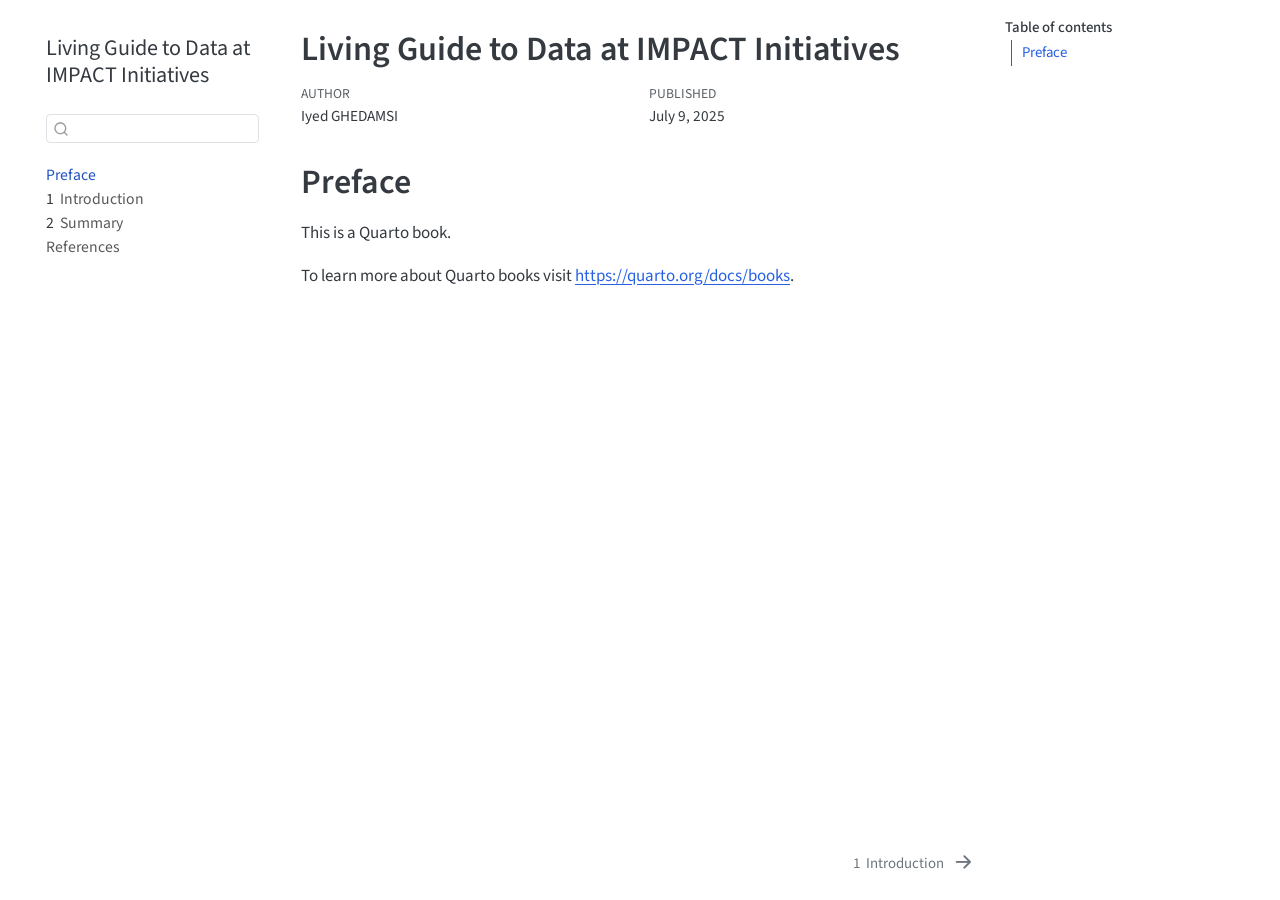
<file: index.html>
<!DOCTYPE html>
<html xmlns="http://www.w3.org/1999/xhtml" lang="en" xml:lang="en"><head>

<meta charset="utf-8">
<meta name="generator" content="quarto-1.7.29">

<meta name="viewport" content="width=device-width, initial-scale=1.0, user-scalable=yes">

<meta name="author" content="Iyed GHEDAMSI">
<meta name="dcterms.date" content="2025-07-09">

<title>Living Guide to Data at IMPACT Initiatives</title>
<style>
code{white-space: pre-wrap;}
span.smallcaps{font-variant: small-caps;}
div.columns{display: flex; gap: min(4vw, 1.5em);}
div.column{flex: auto; overflow-x: auto;}
div.hanging-indent{margin-left: 1.5em; text-indent: -1.5em;}
ul.task-list{list-style: none;}
ul.task-list li input[type="checkbox"] {
  width: 0.8em;
  margin: 0 0.8em 0.2em -1em; /* quarto-specific, see https://github.com/quarto-dev/quarto-cli/issues/4556 */ 
  vertical-align: middle;
}
</style>


<script src="site_libs/quarto-nav/quarto-nav.js"></script>
<script src="site_libs/quarto-nav/headroom.min.js"></script>
<script src="site_libs/clipboard/clipboard.min.js"></script>
<script src="site_libs/quarto-search/autocomplete.umd.js"></script>
<script src="site_libs/quarto-search/fuse.min.js"></script>
<script src="site_libs/quarto-search/quarto-search.js"></script>
<meta name="quarto:offset" content="./">
<link href="./intro.html" rel="next">
<script src="site_libs/quarto-html/quarto.js" type="module"></script>
<script src="site_libs/quarto-html/tabsets/tabsets.js" type="module"></script>
<script src="site_libs/quarto-html/popper.min.js"></script>
<script src="site_libs/quarto-html/tippy.umd.min.js"></script>
<script src="site_libs/quarto-html/anchor.min.js"></script>
<link href="site_libs/quarto-html/tippy.css" rel="stylesheet">
<link href="site_libs/quarto-html/quarto-syntax-highlighting-0815c480559380816a4d1ea211a47e91.css" rel="stylesheet" id="quarto-text-highlighting-styles">
<script src="site_libs/bootstrap/bootstrap.min.js"></script>
<link href="site_libs/bootstrap/bootstrap-icons.css" rel="stylesheet">
<link href="site_libs/bootstrap/bootstrap-31a480aaf986bf1ee7db0902fa157ecf.min.css" rel="stylesheet" append-hash="true" id="quarto-bootstrap" data-mode="light">
<script id="quarto-search-options" type="application/json">{
  "location": "sidebar",
  "copy-button": false,
  "collapse-after": 3,
  "panel-placement": "start",
  "type": "textbox",
  "limit": 50,
  "keyboard-shortcut": [
    "f",
    "/",
    "s"
  ],
  "show-item-context": false,
  "language": {
    "search-no-results-text": "No results",
    "search-matching-documents-text": "matching documents",
    "search-copy-link-title": "Copy link to search",
    "search-hide-matches-text": "Hide additional matches",
    "search-more-match-text": "more match in this document",
    "search-more-matches-text": "more matches in this document",
    "search-clear-button-title": "Clear",
    "search-text-placeholder": "",
    "search-detached-cancel-button-title": "Cancel",
    "search-submit-button-title": "Submit",
    "search-label": "Search"
  }
}</script>


</head>

<body class="nav-sidebar floating quarto-light">

<div id="quarto-search-results"></div>
  <header id="quarto-header" class="headroom fixed-top">
  <nav class="quarto-secondary-nav">
    <div class="container-fluid d-flex">
      <button type="button" class="quarto-btn-toggle btn" data-bs-toggle="collapse" role="button" data-bs-target=".quarto-sidebar-collapse-item" aria-controls="quarto-sidebar" aria-expanded="false" aria-label="Toggle sidebar navigation" onclick="if (window.quartoToggleHeadroom) { window.quartoToggleHeadroom(); }">
        <i class="bi bi-layout-text-sidebar-reverse"></i>
      </button>
        <nav class="quarto-page-breadcrumbs" aria-label="breadcrumb"><ol class="breadcrumb"><li class="breadcrumb-item"><a href="./index.html">Preface</a></li></ol></nav>
        <a class="flex-grow-1" role="navigation" data-bs-toggle="collapse" data-bs-target=".quarto-sidebar-collapse-item" aria-controls="quarto-sidebar" aria-expanded="false" aria-label="Toggle sidebar navigation" onclick="if (window.quartoToggleHeadroom) { window.quartoToggleHeadroom(); }">      
        </a>
      <button type="button" class="btn quarto-search-button" aria-label="Search" onclick="window.quartoOpenSearch();">
        <i class="bi bi-search"></i>
      </button>
    </div>
  </nav>
</header>
<!-- content -->
<div id="quarto-content" class="quarto-container page-columns page-rows-contents page-layout-article">
<!-- sidebar -->
  <nav id="quarto-sidebar" class="sidebar collapse collapse-horizontal quarto-sidebar-collapse-item sidebar-navigation floating overflow-auto">
    <div class="pt-lg-2 mt-2 text-left sidebar-header">
    <div class="sidebar-title mb-0 py-0">
      <a href="./">Living Guide to Data at IMPACT Initiatives</a> 
    </div>
      </div>
        <div class="mt-2 flex-shrink-0 align-items-center">
        <div class="sidebar-search">
        <div id="quarto-search" class="" title="Search"></div>
        </div>
        </div>
    <div class="sidebar-menu-container"> 
    <ul class="list-unstyled mt-1">
        <li class="sidebar-item">
  <div class="sidebar-item-container"> 
  <a href="./index.html" class="sidebar-item-text sidebar-link active">
 <span class="menu-text">Preface</span></a>
  </div>
</li>
        <li class="sidebar-item">
  <div class="sidebar-item-container"> 
  <a href="./intro.html" class="sidebar-item-text sidebar-link">
 <span class="menu-text"><span class="chapter-number">1</span>&nbsp; <span class="chapter-title">Introduction</span></span></a>
  </div>
</li>
        <li class="sidebar-item">
  <div class="sidebar-item-container"> 
  <a href="./summary.html" class="sidebar-item-text sidebar-link">
 <span class="menu-text"><span class="chapter-number">2</span>&nbsp; <span class="chapter-title">Summary</span></span></a>
  </div>
</li>
        <li class="sidebar-item">
  <div class="sidebar-item-container"> 
  <a href="./references.html" class="sidebar-item-text sidebar-link">
 <span class="menu-text">References</span></a>
  </div>
</li>
    </ul>
    </div>
</nav>
<div id="quarto-sidebar-glass" class="quarto-sidebar-collapse-item" data-bs-toggle="collapse" data-bs-target=".quarto-sidebar-collapse-item"></div>
<!-- margin-sidebar -->
    <div id="quarto-margin-sidebar" class="sidebar margin-sidebar">
        <nav id="TOC" role="doc-toc" class="toc-active">
    <h2 id="toc-title">Table of contents</h2>
   
  <ul>
  <li><a href="#preface" id="toc-preface" class="nav-link active" data-scroll-target="#preface">Preface</a></li>
  </ul>
</nav>
    </div>
<!-- main -->
<main class="content" id="quarto-document-content">

<header id="title-block-header" class="quarto-title-block default">
<div class="quarto-title">
<h1 class="title">Living Guide to Data at IMPACT Initiatives</h1>
</div>



<div class="quarto-title-meta">

    <div>
    <div class="quarto-title-meta-heading">Author</div>
    <div class="quarto-title-meta-contents">
             <p>Iyed GHEDAMSI </p>
          </div>
  </div>
    
    <div>
    <div class="quarto-title-meta-heading">Published</div>
    <div class="quarto-title-meta-contents">
      <p class="date">July 9, 2025</p>
    </div>
  </div>
  
    
  </div>
  


</header>


<section id="preface" class="level1 unnumbered">
<h1 class="unnumbered">Preface</h1>
<p>This is a Quarto book.</p>
<p>To learn more about Quarto books visit <a href="https://quarto.org/docs/books" class="uri">https://quarto.org/docs/books</a>.</p>


</section>

</main> <!-- /main -->
<script id="quarto-html-after-body" type="application/javascript">
  window.document.addEventListener("DOMContentLoaded", function (event) {
    const icon = "";
    const anchorJS = new window.AnchorJS();
    anchorJS.options = {
      placement: 'right',
      icon: icon
    };
    anchorJS.add('.anchored');
    const isCodeAnnotation = (el) => {
      for (const clz of el.classList) {
        if (clz.startsWith('code-annotation-')) {                     
          return true;
        }
      }
      return false;
    }
    const onCopySuccess = function(e) {
      // button target
      const button = e.trigger;
      // don't keep focus
      button.blur();
      // flash "checked"
      button.classList.add('code-copy-button-checked');
      var currentTitle = button.getAttribute("title");
      button.setAttribute("title", "Copied!");
      let tooltip;
      if (window.bootstrap) {
        button.setAttribute("data-bs-toggle", "tooltip");
        button.setAttribute("data-bs-placement", "left");
        button.setAttribute("data-bs-title", "Copied!");
        tooltip = new bootstrap.Tooltip(button, 
          { trigger: "manual", 
            customClass: "code-copy-button-tooltip",
            offset: [0, -8]});
        tooltip.show();    
      }
      setTimeout(function() {
        if (tooltip) {
          tooltip.hide();
          button.removeAttribute("data-bs-title");
          button.removeAttribute("data-bs-toggle");
          button.removeAttribute("data-bs-placement");
        }
        button.setAttribute("title", currentTitle);
        button.classList.remove('code-copy-button-checked');
      }, 1000);
      // clear code selection
      e.clearSelection();
    }
    const getTextToCopy = function(trigger) {
        const codeEl = trigger.previousElementSibling.cloneNode(true);
        for (const childEl of codeEl.children) {
          if (isCodeAnnotation(childEl)) {
            childEl.remove();
          }
        }
        return codeEl.innerText;
    }
    const clipboard = new window.ClipboardJS('.code-copy-button:not([data-in-quarto-modal])', {
      text: getTextToCopy
    });
    clipboard.on('success', onCopySuccess);
    if (window.document.getElementById('quarto-embedded-source-code-modal')) {
      const clipboardModal = new window.ClipboardJS('.code-copy-button[data-in-quarto-modal]', {
        text: getTextToCopy,
        container: window.document.getElementById('quarto-embedded-source-code-modal')
      });
      clipboardModal.on('success', onCopySuccess);
    }
      var localhostRegex = new RegExp(/^(?:http|https):\/\/localhost\:?[0-9]*\//);
      var mailtoRegex = new RegExp(/^mailto:/);
        var filterRegex = new RegExp('/' + window.location.host + '/');
      var isInternal = (href) => {
          return filterRegex.test(href) || localhostRegex.test(href) || mailtoRegex.test(href);
      }
      // Inspect non-navigation links and adorn them if external
     var links = window.document.querySelectorAll('a[href]:not(.nav-link):not(.navbar-brand):not(.toc-action):not(.sidebar-link):not(.sidebar-item-toggle):not(.pagination-link):not(.no-external):not([aria-hidden]):not(.dropdown-item):not(.quarto-navigation-tool):not(.about-link)');
      for (var i=0; i<links.length; i++) {
        const link = links[i];
        if (!isInternal(link.href)) {
          // undo the damage that might have been done by quarto-nav.js in the case of
          // links that we want to consider external
          if (link.dataset.originalHref !== undefined) {
            link.href = link.dataset.originalHref;
          }
        }
      }
    function tippyHover(el, contentFn, onTriggerFn, onUntriggerFn) {
      const config = {
        allowHTML: true,
        maxWidth: 500,
        delay: 100,
        arrow: false,
        appendTo: function(el) {
            return el.parentElement;
        },
        interactive: true,
        interactiveBorder: 10,
        theme: 'quarto',
        placement: 'bottom-start',
      };
      if (contentFn) {
        config.content = contentFn;
      }
      if (onTriggerFn) {
        config.onTrigger = onTriggerFn;
      }
      if (onUntriggerFn) {
        config.onUntrigger = onUntriggerFn;
      }
      window.tippy(el, config); 
    }
    const noterefs = window.document.querySelectorAll('a[role="doc-noteref"]');
    for (var i=0; i<noterefs.length; i++) {
      const ref = noterefs[i];
      tippyHover(ref, function() {
        // use id or data attribute instead here
        let href = ref.getAttribute('data-footnote-href') || ref.getAttribute('href');
        try { href = new URL(href).hash; } catch {}
        const id = href.replace(/^#\/?/, "");
        const note = window.document.getElementById(id);
        if (note) {
          return note.innerHTML;
        } else {
          return "";
        }
      });
    }
    const xrefs = window.document.querySelectorAll('a.quarto-xref');
    const processXRef = (id, note) => {
      // Strip column container classes
      const stripColumnClz = (el) => {
        el.classList.remove("page-full", "page-columns");
        if (el.children) {
          for (const child of el.children) {
            stripColumnClz(child);
          }
        }
      }
      stripColumnClz(note)
      if (id === null || id.startsWith('sec-')) {
        // Special case sections, only their first couple elements
        const container = document.createElement("div");
        if (note.children && note.children.length > 2) {
          container.appendChild(note.children[0].cloneNode(true));
          for (let i = 1; i < note.children.length; i++) {
            const child = note.children[i];
            if (child.tagName === "P" && child.innerText === "") {
              continue;
            } else {
              container.appendChild(child.cloneNode(true));
              break;
            }
          }
          if (window.Quarto?.typesetMath) {
            window.Quarto.typesetMath(container);
          }
          return container.innerHTML
        } else {
          if (window.Quarto?.typesetMath) {
            window.Quarto.typesetMath(note);
          }
          return note.innerHTML;
        }
      } else {
        // Remove any anchor links if they are present
        const anchorLink = note.querySelector('a.anchorjs-link');
        if (anchorLink) {
          anchorLink.remove();
        }
        if (window.Quarto?.typesetMath) {
          window.Quarto.typesetMath(note);
        }
        if (note.classList.contains("callout")) {
          return note.outerHTML;
        } else {
          return note.innerHTML;
        }
      }
    }
    for (var i=0; i<xrefs.length; i++) {
      const xref = xrefs[i];
      tippyHover(xref, undefined, function(instance) {
        instance.disable();
        let url = xref.getAttribute('href');
        let hash = undefined; 
        if (url.startsWith('#')) {
          hash = url;
        } else {
          try { hash = new URL(url).hash; } catch {}
        }
        if (hash) {
          const id = hash.replace(/^#\/?/, "");
          const note = window.document.getElementById(id);
          if (note !== null) {
            try {
              const html = processXRef(id, note.cloneNode(true));
              instance.setContent(html);
            } finally {
              instance.enable();
              instance.show();
            }
          } else {
            // See if we can fetch this
            fetch(url.split('#')[0])
            .then(res => res.text())
            .then(html => {
              const parser = new DOMParser();
              const htmlDoc = parser.parseFromString(html, "text/html");
              const note = htmlDoc.getElementById(id);
              if (note !== null) {
                const html = processXRef(id, note);
                instance.setContent(html);
              } 
            }).finally(() => {
              instance.enable();
              instance.show();
            });
          }
        } else {
          // See if we can fetch a full url (with no hash to target)
          // This is a special case and we should probably do some content thinning / targeting
          fetch(url)
          .then(res => res.text())
          .then(html => {
            const parser = new DOMParser();
            const htmlDoc = parser.parseFromString(html, "text/html");
            const note = htmlDoc.querySelector('main.content');
            if (note !== null) {
              // This should only happen for chapter cross references
              // (since there is no id in the URL)
              // remove the first header
              if (note.children.length > 0 && note.children[0].tagName === "HEADER") {
                note.children[0].remove();
              }
              const html = processXRef(null, note);
              instance.setContent(html);
            } 
          }).finally(() => {
            instance.enable();
            instance.show();
          });
        }
      }, function(instance) {
      });
    }
        let selectedAnnoteEl;
        const selectorForAnnotation = ( cell, annotation) => {
          let cellAttr = 'data-code-cell="' + cell + '"';
          let lineAttr = 'data-code-annotation="' +  annotation + '"';
          const selector = 'span[' + cellAttr + '][' + lineAttr + ']';
          return selector;
        }
        const selectCodeLines = (annoteEl) => {
          const doc = window.document;
          const targetCell = annoteEl.getAttribute("data-target-cell");
          const targetAnnotation = annoteEl.getAttribute("data-target-annotation");
          const annoteSpan = window.document.querySelector(selectorForAnnotation(targetCell, targetAnnotation));
          const lines = annoteSpan.getAttribute("data-code-lines").split(",");
          const lineIds = lines.map((line) => {
            return targetCell + "-" + line;
          })
          let top = null;
          let height = null;
          let parent = null;
          if (lineIds.length > 0) {
              //compute the position of the single el (top and bottom and make a div)
              const el = window.document.getElementById(lineIds[0]);
              top = el.offsetTop;
              height = el.offsetHeight;
              parent = el.parentElement.parentElement;
            if (lineIds.length > 1) {
              const lastEl = window.document.getElementById(lineIds[lineIds.length - 1]);
              const bottom = lastEl.offsetTop + lastEl.offsetHeight;
              height = bottom - top;
            }
            if (top !== null && height !== null && parent !== null) {
              // cook up a div (if necessary) and position it 
              let div = window.document.getElementById("code-annotation-line-highlight");
              if (div === null) {
                div = window.document.createElement("div");
                div.setAttribute("id", "code-annotation-line-highlight");
                div.style.position = 'absolute';
                parent.appendChild(div);
              }
              div.style.top = top - 2 + "px";
              div.style.height = height + 4 + "px";
              div.style.left = 0;
              let gutterDiv = window.document.getElementById("code-annotation-line-highlight-gutter");
              if (gutterDiv === null) {
                gutterDiv = window.document.createElement("div");
                gutterDiv.setAttribute("id", "code-annotation-line-highlight-gutter");
                gutterDiv.style.position = 'absolute';
                const codeCell = window.document.getElementById(targetCell);
                const gutter = codeCell.querySelector('.code-annotation-gutter');
                gutter.appendChild(gutterDiv);
              }
              gutterDiv.style.top = top - 2 + "px";
              gutterDiv.style.height = height + 4 + "px";
            }
            selectedAnnoteEl = annoteEl;
          }
        };
        const unselectCodeLines = () => {
          const elementsIds = ["code-annotation-line-highlight", "code-annotation-line-highlight-gutter"];
          elementsIds.forEach((elId) => {
            const div = window.document.getElementById(elId);
            if (div) {
              div.remove();
            }
          });
          selectedAnnoteEl = undefined;
        };
          // Handle positioning of the toggle
      window.addEventListener(
        "resize",
        throttle(() => {
          elRect = undefined;
          if (selectedAnnoteEl) {
            selectCodeLines(selectedAnnoteEl);
          }
        }, 10)
      );
      function throttle(fn, ms) {
      let throttle = false;
      let timer;
        return (...args) => {
          if(!throttle) { // first call gets through
              fn.apply(this, args);
              throttle = true;
          } else { // all the others get throttled
              if(timer) clearTimeout(timer); // cancel #2
              timer = setTimeout(() => {
                fn.apply(this, args);
                timer = throttle = false;
              }, ms);
          }
        };
      }
        // Attach click handler to the DT
        const annoteDls = window.document.querySelectorAll('dt[data-target-cell]');
        for (const annoteDlNode of annoteDls) {
          annoteDlNode.addEventListener('click', (event) => {
            const clickedEl = event.target;
            if (clickedEl !== selectedAnnoteEl) {
              unselectCodeLines();
              const activeEl = window.document.querySelector('dt[data-target-cell].code-annotation-active');
              if (activeEl) {
                activeEl.classList.remove('code-annotation-active');
              }
              selectCodeLines(clickedEl);
              clickedEl.classList.add('code-annotation-active');
            } else {
              // Unselect the line
              unselectCodeLines();
              clickedEl.classList.remove('code-annotation-active');
            }
          });
        }
    const findCites = (el) => {
      const parentEl = el.parentElement;
      if (parentEl) {
        const cites = parentEl.dataset.cites;
        if (cites) {
          return {
            el,
            cites: cites.split(' ')
          };
        } else {
          return findCites(el.parentElement)
        }
      } else {
        return undefined;
      }
    };
    var bibliorefs = window.document.querySelectorAll('a[role="doc-biblioref"]');
    for (var i=0; i<bibliorefs.length; i++) {
      const ref = bibliorefs[i];
      const citeInfo = findCites(ref);
      if (citeInfo) {
        tippyHover(citeInfo.el, function() {
          var popup = window.document.createElement('div');
          citeInfo.cites.forEach(function(cite) {
            var citeDiv = window.document.createElement('div');
            citeDiv.classList.add('hanging-indent');
            citeDiv.classList.add('csl-entry');
            var biblioDiv = window.document.getElementById('ref-' + cite);
            if (biblioDiv) {
              citeDiv.innerHTML = biblioDiv.innerHTML;
            }
            popup.appendChild(citeDiv);
          });
          return popup.innerHTML;
        });
      }
    }
  });
  </script>
<nav class="page-navigation">
  <div class="nav-page nav-page-previous">
  </div>
  <div class="nav-page nav-page-next">
      <a href="./intro.html" class="pagination-link" aria-label="Introduction">
        <span class="nav-page-text"><span class="chapter-number">1</span>&nbsp; <span class="chapter-title">Introduction</span></span> <i class="bi bi-arrow-right-short"></i>
      </a>
  </div>
</nav>
</div> <!-- /content -->




</body></html>
</file>
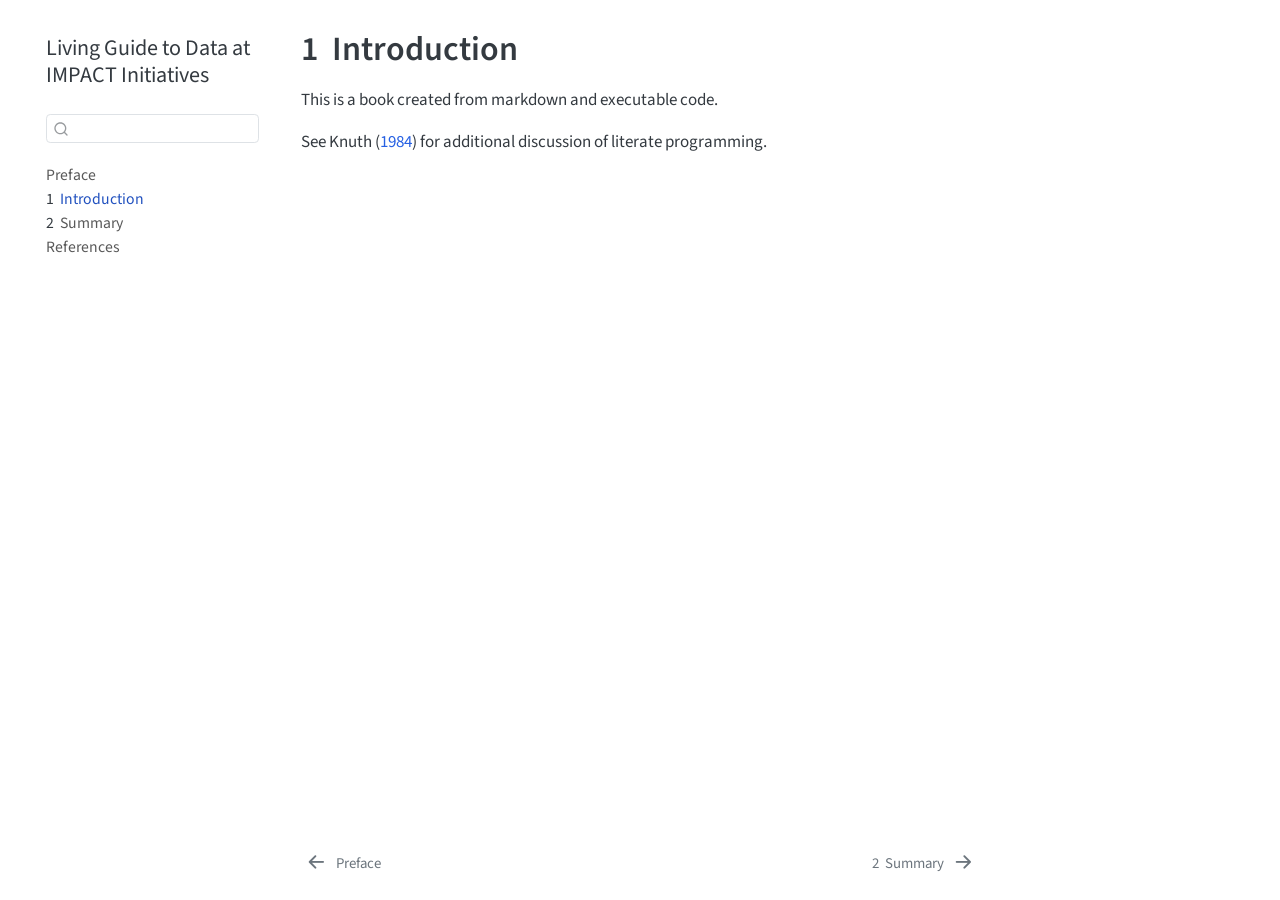
<file: intro.html>
<!DOCTYPE html>
<html xmlns="http://www.w3.org/1999/xhtml" lang="en" xml:lang="en"><head>

<meta charset="utf-8">
<meta name="generator" content="quarto-1.7.29">

<meta name="viewport" content="width=device-width, initial-scale=1.0, user-scalable=yes">


<title>1&nbsp; Introduction – Living Guide to Data at IMPACT Initiatives</title>
<style>
code{white-space: pre-wrap;}
span.smallcaps{font-variant: small-caps;}
div.columns{display: flex; gap: min(4vw, 1.5em);}
div.column{flex: auto; overflow-x: auto;}
div.hanging-indent{margin-left: 1.5em; text-indent: -1.5em;}
ul.task-list{list-style: none;}
ul.task-list li input[type="checkbox"] {
  width: 0.8em;
  margin: 0 0.8em 0.2em -1em; /* quarto-specific, see https://github.com/quarto-dev/quarto-cli/issues/4556 */ 
  vertical-align: middle;
}
/* CSS for citations */
div.csl-bib-body { }
div.csl-entry {
  clear: both;
  margin-bottom: 0em;
}
.hanging-indent div.csl-entry {
  margin-left:2em;
  text-indent:-2em;
}
div.csl-left-margin {
  min-width:2em;
  float:left;
}
div.csl-right-inline {
  margin-left:2em;
  padding-left:1em;
}
div.csl-indent {
  margin-left: 2em;
}</style>


<script src="site_libs/quarto-nav/quarto-nav.js"></script>
<script src="site_libs/quarto-nav/headroom.min.js"></script>
<script src="site_libs/clipboard/clipboard.min.js"></script>
<script src="site_libs/quarto-search/autocomplete.umd.js"></script>
<script src="site_libs/quarto-search/fuse.min.js"></script>
<script src="site_libs/quarto-search/quarto-search.js"></script>
<meta name="quarto:offset" content="./">
<link href="./summary.html" rel="next">
<link href="./index.html" rel="prev">
<script src="site_libs/quarto-html/quarto.js" type="module"></script>
<script src="site_libs/quarto-html/tabsets/tabsets.js" type="module"></script>
<script src="site_libs/quarto-html/popper.min.js"></script>
<script src="site_libs/quarto-html/tippy.umd.min.js"></script>
<script src="site_libs/quarto-html/anchor.min.js"></script>
<link href="site_libs/quarto-html/tippy.css" rel="stylesheet">
<link href="site_libs/quarto-html/quarto-syntax-highlighting-0815c480559380816a4d1ea211a47e91.css" rel="stylesheet" id="quarto-text-highlighting-styles">
<script src="site_libs/bootstrap/bootstrap.min.js"></script>
<link href="site_libs/bootstrap/bootstrap-icons.css" rel="stylesheet">
<link href="site_libs/bootstrap/bootstrap-31a480aaf986bf1ee7db0902fa157ecf.min.css" rel="stylesheet" append-hash="true" id="quarto-bootstrap" data-mode="light">
<script id="quarto-search-options" type="application/json">{
  "location": "sidebar",
  "copy-button": false,
  "collapse-after": 3,
  "panel-placement": "start",
  "type": "textbox",
  "limit": 50,
  "keyboard-shortcut": [
    "f",
    "/",
    "s"
  ],
  "show-item-context": false,
  "language": {
    "search-no-results-text": "No results",
    "search-matching-documents-text": "matching documents",
    "search-copy-link-title": "Copy link to search",
    "search-hide-matches-text": "Hide additional matches",
    "search-more-match-text": "more match in this document",
    "search-more-matches-text": "more matches in this document",
    "search-clear-button-title": "Clear",
    "search-text-placeholder": "",
    "search-detached-cancel-button-title": "Cancel",
    "search-submit-button-title": "Submit",
    "search-label": "Search"
  }
}</script>


</head>

<body class="nav-sidebar floating quarto-light">

<div id="quarto-search-results"></div>
  <header id="quarto-header" class="headroom fixed-top">
  <nav class="quarto-secondary-nav">
    <div class="container-fluid d-flex">
      <button type="button" class="quarto-btn-toggle btn" data-bs-toggle="collapse" role="button" data-bs-target=".quarto-sidebar-collapse-item" aria-controls="quarto-sidebar" aria-expanded="false" aria-label="Toggle sidebar navigation" onclick="if (window.quartoToggleHeadroom) { window.quartoToggleHeadroom(); }">
        <i class="bi bi-layout-text-sidebar-reverse"></i>
      </button>
        <nav class="quarto-page-breadcrumbs" aria-label="breadcrumb"><ol class="breadcrumb"><li class="breadcrumb-item"><a href="./intro.html"><span class="chapter-number">1</span>&nbsp; <span class="chapter-title">Introduction</span></a></li></ol></nav>
        <a class="flex-grow-1" role="navigation" data-bs-toggle="collapse" data-bs-target=".quarto-sidebar-collapse-item" aria-controls="quarto-sidebar" aria-expanded="false" aria-label="Toggle sidebar navigation" onclick="if (window.quartoToggleHeadroom) { window.quartoToggleHeadroom(); }">      
        </a>
      <button type="button" class="btn quarto-search-button" aria-label="Search" onclick="window.quartoOpenSearch();">
        <i class="bi bi-search"></i>
      </button>
    </div>
  </nav>
</header>
<!-- content -->
<div id="quarto-content" class="quarto-container page-columns page-rows-contents page-layout-article">
<!-- sidebar -->
  <nav id="quarto-sidebar" class="sidebar collapse collapse-horizontal quarto-sidebar-collapse-item sidebar-navigation floating overflow-auto">
    <div class="pt-lg-2 mt-2 text-left sidebar-header">
    <div class="sidebar-title mb-0 py-0">
      <a href="./">Living Guide to Data at IMPACT Initiatives</a> 
    </div>
      </div>
        <div class="mt-2 flex-shrink-0 align-items-center">
        <div class="sidebar-search">
        <div id="quarto-search" class="" title="Search"></div>
        </div>
        </div>
    <div class="sidebar-menu-container"> 
    <ul class="list-unstyled mt-1">
        <li class="sidebar-item">
  <div class="sidebar-item-container"> 
  <a href="./index.html" class="sidebar-item-text sidebar-link">
 <span class="menu-text">Preface</span></a>
  </div>
</li>
        <li class="sidebar-item">
  <div class="sidebar-item-container"> 
  <a href="./intro.html" class="sidebar-item-text sidebar-link active">
 <span class="menu-text"><span class="chapter-number">1</span>&nbsp; <span class="chapter-title">Introduction</span></span></a>
  </div>
</li>
        <li class="sidebar-item">
  <div class="sidebar-item-container"> 
  <a href="./summary.html" class="sidebar-item-text sidebar-link">
 <span class="menu-text"><span class="chapter-number">2</span>&nbsp; <span class="chapter-title">Summary</span></span></a>
  </div>
</li>
        <li class="sidebar-item">
  <div class="sidebar-item-container"> 
  <a href="./references.html" class="sidebar-item-text sidebar-link">
 <span class="menu-text">References</span></a>
  </div>
</li>
    </ul>
    </div>
</nav>
<div id="quarto-sidebar-glass" class="quarto-sidebar-collapse-item" data-bs-toggle="collapse" data-bs-target=".quarto-sidebar-collapse-item"></div>
<!-- margin-sidebar -->
    <div id="quarto-margin-sidebar" class="sidebar margin-sidebar zindex-bottom">
        
    </div>
<!-- main -->
<main class="content" id="quarto-document-content">

<header id="title-block-header" class="quarto-title-block default">
<div class="quarto-title">
<h1 class="title"><span class="chapter-number">1</span>&nbsp; <span class="chapter-title">Introduction</span></h1>
</div>



<div class="quarto-title-meta">

    
  
    
  </div>
  


</header>


<p>This is a book created from markdown and executable code.</p>
<p>See <span class="citation" data-cites="knuth84">Knuth (<a href="references.html#ref-knuth84" role="doc-biblioref">1984</a>)</span> for additional discussion of literate programming.</p>


<div id="refs" class="references csl-bib-body hanging-indent" data-entry-spacing="0" role="list" style="display: none">
<div id="ref-knuth84" class="csl-entry" role="listitem">
Knuth, Donald E. 1984. <span>“Literate Programming.”</span> <em>Comput. J.</em> 27 (2): 97–111. <a href="https://doi.org/10.1093/comjnl/27.2.97">https://doi.org/10.1093/comjnl/27.2.97</a>.
</div>
</div>

</main> <!-- /main -->
<script id="quarto-html-after-body" type="application/javascript">
  window.document.addEventListener("DOMContentLoaded", function (event) {
    const icon = "";
    const anchorJS = new window.AnchorJS();
    anchorJS.options = {
      placement: 'right',
      icon: icon
    };
    anchorJS.add('.anchored');
    const isCodeAnnotation = (el) => {
      for (const clz of el.classList) {
        if (clz.startsWith('code-annotation-')) {                     
          return true;
        }
      }
      return false;
    }
    const onCopySuccess = function(e) {
      // button target
      const button = e.trigger;
      // don't keep focus
      button.blur();
      // flash "checked"
      button.classList.add('code-copy-button-checked');
      var currentTitle = button.getAttribute("title");
      button.setAttribute("title", "Copied!");
      let tooltip;
      if (window.bootstrap) {
        button.setAttribute("data-bs-toggle", "tooltip");
        button.setAttribute("data-bs-placement", "left");
        button.setAttribute("data-bs-title", "Copied!");
        tooltip = new bootstrap.Tooltip(button, 
          { trigger: "manual", 
            customClass: "code-copy-button-tooltip",
            offset: [0, -8]});
        tooltip.show();    
      }
      setTimeout(function() {
        if (tooltip) {
          tooltip.hide();
          button.removeAttribute("data-bs-title");
          button.removeAttribute("data-bs-toggle");
          button.removeAttribute("data-bs-placement");
        }
        button.setAttribute("title", currentTitle);
        button.classList.remove('code-copy-button-checked');
      }, 1000);
      // clear code selection
      e.clearSelection();
    }
    const getTextToCopy = function(trigger) {
        const codeEl = trigger.previousElementSibling.cloneNode(true);
        for (const childEl of codeEl.children) {
          if (isCodeAnnotation(childEl)) {
            childEl.remove();
          }
        }
        return codeEl.innerText;
    }
    const clipboard = new window.ClipboardJS('.code-copy-button:not([data-in-quarto-modal])', {
      text: getTextToCopy
    });
    clipboard.on('success', onCopySuccess);
    if (window.document.getElementById('quarto-embedded-source-code-modal')) {
      const clipboardModal = new window.ClipboardJS('.code-copy-button[data-in-quarto-modal]', {
        text: getTextToCopy,
        container: window.document.getElementById('quarto-embedded-source-code-modal')
      });
      clipboardModal.on('success', onCopySuccess);
    }
      var localhostRegex = new RegExp(/^(?:http|https):\/\/localhost\:?[0-9]*\//);
      var mailtoRegex = new RegExp(/^mailto:/);
        var filterRegex = new RegExp('/' + window.location.host + '/');
      var isInternal = (href) => {
          return filterRegex.test(href) || localhostRegex.test(href) || mailtoRegex.test(href);
      }
      // Inspect non-navigation links and adorn them if external
     var links = window.document.querySelectorAll('a[href]:not(.nav-link):not(.navbar-brand):not(.toc-action):not(.sidebar-link):not(.sidebar-item-toggle):not(.pagination-link):not(.no-external):not([aria-hidden]):not(.dropdown-item):not(.quarto-navigation-tool):not(.about-link)');
      for (var i=0; i<links.length; i++) {
        const link = links[i];
        if (!isInternal(link.href)) {
          // undo the damage that might have been done by quarto-nav.js in the case of
          // links that we want to consider external
          if (link.dataset.originalHref !== undefined) {
            link.href = link.dataset.originalHref;
          }
        }
      }
    function tippyHover(el, contentFn, onTriggerFn, onUntriggerFn) {
      const config = {
        allowHTML: true,
        maxWidth: 500,
        delay: 100,
        arrow: false,
        appendTo: function(el) {
            return el.parentElement;
        },
        interactive: true,
        interactiveBorder: 10,
        theme: 'quarto',
        placement: 'bottom-start',
      };
      if (contentFn) {
        config.content = contentFn;
      }
      if (onTriggerFn) {
        config.onTrigger = onTriggerFn;
      }
      if (onUntriggerFn) {
        config.onUntrigger = onUntriggerFn;
      }
      window.tippy(el, config); 
    }
    const noterefs = window.document.querySelectorAll('a[role="doc-noteref"]');
    for (var i=0; i<noterefs.length; i++) {
      const ref = noterefs[i];
      tippyHover(ref, function() {
        // use id or data attribute instead here
        let href = ref.getAttribute('data-footnote-href') || ref.getAttribute('href');
        try { href = new URL(href).hash; } catch {}
        const id = href.replace(/^#\/?/, "");
        const note = window.document.getElementById(id);
        if (note) {
          return note.innerHTML;
        } else {
          return "";
        }
      });
    }
    const xrefs = window.document.querySelectorAll('a.quarto-xref');
    const processXRef = (id, note) => {
      // Strip column container classes
      const stripColumnClz = (el) => {
        el.classList.remove("page-full", "page-columns");
        if (el.children) {
          for (const child of el.children) {
            stripColumnClz(child);
          }
        }
      }
      stripColumnClz(note)
      if (id === null || id.startsWith('sec-')) {
        // Special case sections, only their first couple elements
        const container = document.createElement("div");
        if (note.children && note.children.length > 2) {
          container.appendChild(note.children[0].cloneNode(true));
          for (let i = 1; i < note.children.length; i++) {
            const child = note.children[i];
            if (child.tagName === "P" && child.innerText === "") {
              continue;
            } else {
              container.appendChild(child.cloneNode(true));
              break;
            }
          }
          if (window.Quarto?.typesetMath) {
            window.Quarto.typesetMath(container);
          }
          return container.innerHTML
        } else {
          if (window.Quarto?.typesetMath) {
            window.Quarto.typesetMath(note);
          }
          return note.innerHTML;
        }
      } else {
        // Remove any anchor links if they are present
        const anchorLink = note.querySelector('a.anchorjs-link');
        if (anchorLink) {
          anchorLink.remove();
        }
        if (window.Quarto?.typesetMath) {
          window.Quarto.typesetMath(note);
        }
        if (note.classList.contains("callout")) {
          return note.outerHTML;
        } else {
          return note.innerHTML;
        }
      }
    }
    for (var i=0; i<xrefs.length; i++) {
      const xref = xrefs[i];
      tippyHover(xref, undefined, function(instance) {
        instance.disable();
        let url = xref.getAttribute('href');
        let hash = undefined; 
        if (url.startsWith('#')) {
          hash = url;
        } else {
          try { hash = new URL(url).hash; } catch {}
        }
        if (hash) {
          const id = hash.replace(/^#\/?/, "");
          const note = window.document.getElementById(id);
          if (note !== null) {
            try {
              const html = processXRef(id, note.cloneNode(true));
              instance.setContent(html);
            } finally {
              instance.enable();
              instance.show();
            }
          } else {
            // See if we can fetch this
            fetch(url.split('#')[0])
            .then(res => res.text())
            .then(html => {
              const parser = new DOMParser();
              const htmlDoc = parser.parseFromString(html, "text/html");
              const note = htmlDoc.getElementById(id);
              if (note !== null) {
                const html = processXRef(id, note);
                instance.setContent(html);
              } 
            }).finally(() => {
              instance.enable();
              instance.show();
            });
          }
        } else {
          // See if we can fetch a full url (with no hash to target)
          // This is a special case and we should probably do some content thinning / targeting
          fetch(url)
          .then(res => res.text())
          .then(html => {
            const parser = new DOMParser();
            const htmlDoc = parser.parseFromString(html, "text/html");
            const note = htmlDoc.querySelector('main.content');
            if (note !== null) {
              // This should only happen for chapter cross references
              // (since there is no id in the URL)
              // remove the first header
              if (note.children.length > 0 && note.children[0].tagName === "HEADER") {
                note.children[0].remove();
              }
              const html = processXRef(null, note);
              instance.setContent(html);
            } 
          }).finally(() => {
            instance.enable();
            instance.show();
          });
        }
      }, function(instance) {
      });
    }
        let selectedAnnoteEl;
        const selectorForAnnotation = ( cell, annotation) => {
          let cellAttr = 'data-code-cell="' + cell + '"';
          let lineAttr = 'data-code-annotation="' +  annotation + '"';
          const selector = 'span[' + cellAttr + '][' + lineAttr + ']';
          return selector;
        }
        const selectCodeLines = (annoteEl) => {
          const doc = window.document;
          const targetCell = annoteEl.getAttribute("data-target-cell");
          const targetAnnotation = annoteEl.getAttribute("data-target-annotation");
          const annoteSpan = window.document.querySelector(selectorForAnnotation(targetCell, targetAnnotation));
          const lines = annoteSpan.getAttribute("data-code-lines").split(",");
          const lineIds = lines.map((line) => {
            return targetCell + "-" + line;
          })
          let top = null;
          let height = null;
          let parent = null;
          if (lineIds.length > 0) {
              //compute the position of the single el (top and bottom and make a div)
              const el = window.document.getElementById(lineIds[0]);
              top = el.offsetTop;
              height = el.offsetHeight;
              parent = el.parentElement.parentElement;
            if (lineIds.length > 1) {
              const lastEl = window.document.getElementById(lineIds[lineIds.length - 1]);
              const bottom = lastEl.offsetTop + lastEl.offsetHeight;
              height = bottom - top;
            }
            if (top !== null && height !== null && parent !== null) {
              // cook up a div (if necessary) and position it 
              let div = window.document.getElementById("code-annotation-line-highlight");
              if (div === null) {
                div = window.document.createElement("div");
                div.setAttribute("id", "code-annotation-line-highlight");
                div.style.position = 'absolute';
                parent.appendChild(div);
              }
              div.style.top = top - 2 + "px";
              div.style.height = height + 4 + "px";
              div.style.left = 0;
              let gutterDiv = window.document.getElementById("code-annotation-line-highlight-gutter");
              if (gutterDiv === null) {
                gutterDiv = window.document.createElement("div");
                gutterDiv.setAttribute("id", "code-annotation-line-highlight-gutter");
                gutterDiv.style.position = 'absolute';
                const codeCell = window.document.getElementById(targetCell);
                const gutter = codeCell.querySelector('.code-annotation-gutter');
                gutter.appendChild(gutterDiv);
              }
              gutterDiv.style.top = top - 2 + "px";
              gutterDiv.style.height = height + 4 + "px";
            }
            selectedAnnoteEl = annoteEl;
          }
        };
        const unselectCodeLines = () => {
          const elementsIds = ["code-annotation-line-highlight", "code-annotation-line-highlight-gutter"];
          elementsIds.forEach((elId) => {
            const div = window.document.getElementById(elId);
            if (div) {
              div.remove();
            }
          });
          selectedAnnoteEl = undefined;
        };
          // Handle positioning of the toggle
      window.addEventListener(
        "resize",
        throttle(() => {
          elRect = undefined;
          if (selectedAnnoteEl) {
            selectCodeLines(selectedAnnoteEl);
          }
        }, 10)
      );
      function throttle(fn, ms) {
      let throttle = false;
      let timer;
        return (...args) => {
          if(!throttle) { // first call gets through
              fn.apply(this, args);
              throttle = true;
          } else { // all the others get throttled
              if(timer) clearTimeout(timer); // cancel #2
              timer = setTimeout(() => {
                fn.apply(this, args);
                timer = throttle = false;
              }, ms);
          }
        };
      }
        // Attach click handler to the DT
        const annoteDls = window.document.querySelectorAll('dt[data-target-cell]');
        for (const annoteDlNode of annoteDls) {
          annoteDlNode.addEventListener('click', (event) => {
            const clickedEl = event.target;
            if (clickedEl !== selectedAnnoteEl) {
              unselectCodeLines();
              const activeEl = window.document.querySelector('dt[data-target-cell].code-annotation-active');
              if (activeEl) {
                activeEl.classList.remove('code-annotation-active');
              }
              selectCodeLines(clickedEl);
              clickedEl.classList.add('code-annotation-active');
            } else {
              // Unselect the line
              unselectCodeLines();
              clickedEl.classList.remove('code-annotation-active');
            }
          });
        }
    const findCites = (el) => {
      const parentEl = el.parentElement;
      if (parentEl) {
        const cites = parentEl.dataset.cites;
        if (cites) {
          return {
            el,
            cites: cites.split(' ')
          };
        } else {
          return findCites(el.parentElement)
        }
      } else {
        return undefined;
      }
    };
    var bibliorefs = window.document.querySelectorAll('a[role="doc-biblioref"]');
    for (var i=0; i<bibliorefs.length; i++) {
      const ref = bibliorefs[i];
      const citeInfo = findCites(ref);
      if (citeInfo) {
        tippyHover(citeInfo.el, function() {
          var popup = window.document.createElement('div');
          citeInfo.cites.forEach(function(cite) {
            var citeDiv = window.document.createElement('div');
            citeDiv.classList.add('hanging-indent');
            citeDiv.classList.add('csl-entry');
            var biblioDiv = window.document.getElementById('ref-' + cite);
            if (biblioDiv) {
              citeDiv.innerHTML = biblioDiv.innerHTML;
            }
            popup.appendChild(citeDiv);
          });
          return popup.innerHTML;
        });
      }
    }
  });
  </script>
<nav class="page-navigation">
  <div class="nav-page nav-page-previous">
      <a href="./index.html" class="pagination-link" aria-label="Preface">
        <i class="bi bi-arrow-left-short"></i> <span class="nav-page-text">Preface</span>
      </a>          
  </div>
  <div class="nav-page nav-page-next">
      <a href="./summary.html" class="pagination-link" aria-label="Summary">
        <span class="nav-page-text"><span class="chapter-number">2</span>&nbsp; <span class="chapter-title">Summary</span></span> <i class="bi bi-arrow-right-short"></i>
      </a>
  </div>
</nav>
</div> <!-- /content -->




</body></html>
</file>
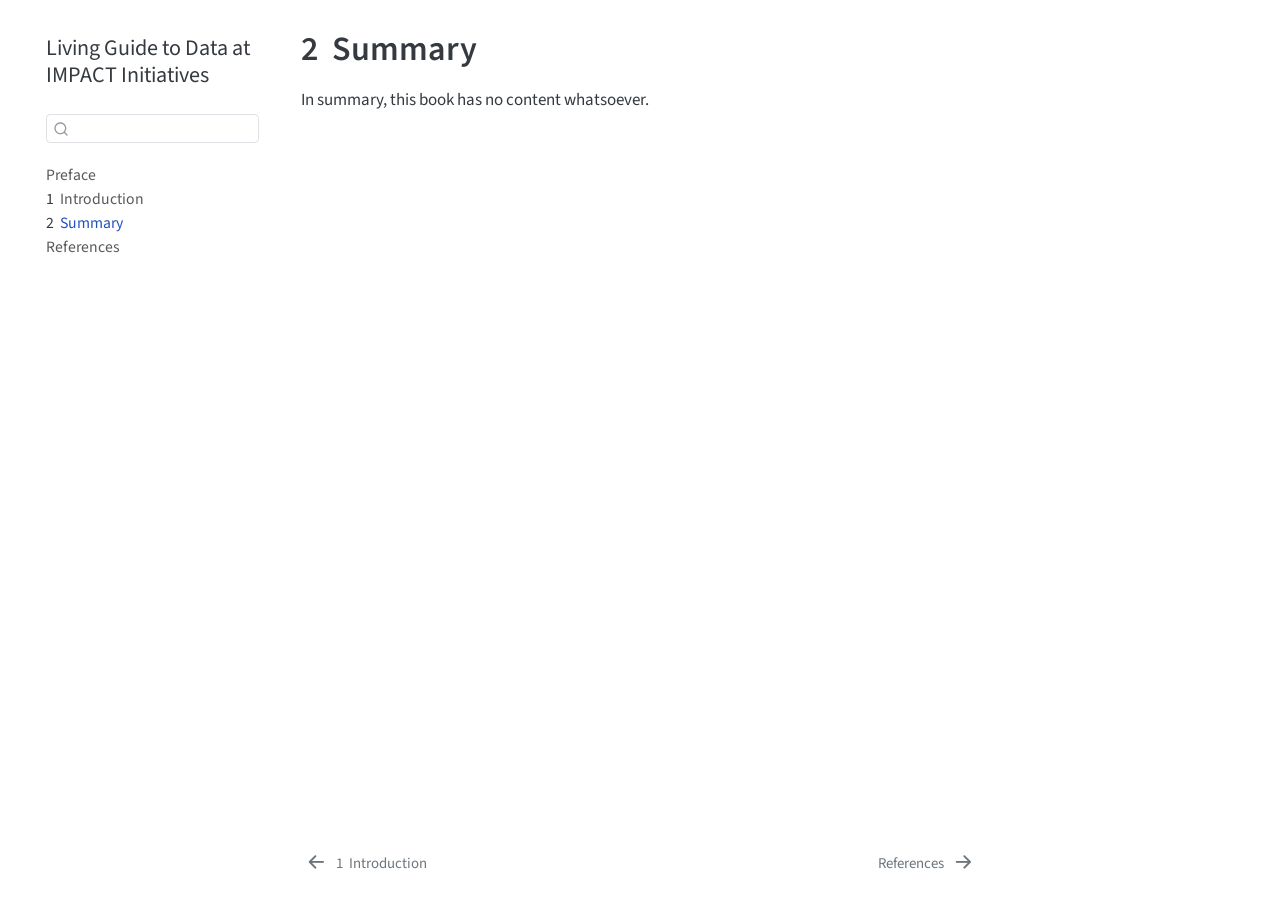
<file: summary.html>
<!DOCTYPE html>
<html xmlns="http://www.w3.org/1999/xhtml" lang="en" xml:lang="en"><head>

<meta charset="utf-8">
<meta name="generator" content="quarto-1.7.29">

<meta name="viewport" content="width=device-width, initial-scale=1.0, user-scalable=yes">


<title>2&nbsp; Summary – Living Guide to Data at IMPACT Initiatives</title>
<style>
code{white-space: pre-wrap;}
span.smallcaps{font-variant: small-caps;}
div.columns{display: flex; gap: min(4vw, 1.5em);}
div.column{flex: auto; overflow-x: auto;}
div.hanging-indent{margin-left: 1.5em; text-indent: -1.5em;}
ul.task-list{list-style: none;}
ul.task-list li input[type="checkbox"] {
  width: 0.8em;
  margin: 0 0.8em 0.2em -1em; /* quarto-specific, see https://github.com/quarto-dev/quarto-cli/issues/4556 */ 
  vertical-align: middle;
}
</style>


<script src="site_libs/quarto-nav/quarto-nav.js"></script>
<script src="site_libs/quarto-nav/headroom.min.js"></script>
<script src="site_libs/clipboard/clipboard.min.js"></script>
<script src="site_libs/quarto-search/autocomplete.umd.js"></script>
<script src="site_libs/quarto-search/fuse.min.js"></script>
<script src="site_libs/quarto-search/quarto-search.js"></script>
<meta name="quarto:offset" content="./">
<link href="./references.html" rel="next">
<link href="./intro.html" rel="prev">
<script src="site_libs/quarto-html/quarto.js" type="module"></script>
<script src="site_libs/quarto-html/tabsets/tabsets.js" type="module"></script>
<script src="site_libs/quarto-html/popper.min.js"></script>
<script src="site_libs/quarto-html/tippy.umd.min.js"></script>
<script src="site_libs/quarto-html/anchor.min.js"></script>
<link href="site_libs/quarto-html/tippy.css" rel="stylesheet">
<link href="site_libs/quarto-html/quarto-syntax-highlighting-0815c480559380816a4d1ea211a47e91.css" rel="stylesheet" id="quarto-text-highlighting-styles">
<script src="site_libs/bootstrap/bootstrap.min.js"></script>
<link href="site_libs/bootstrap/bootstrap-icons.css" rel="stylesheet">
<link href="site_libs/bootstrap/bootstrap-31a480aaf986bf1ee7db0902fa157ecf.min.css" rel="stylesheet" append-hash="true" id="quarto-bootstrap" data-mode="light">
<script id="quarto-search-options" type="application/json">{
  "location": "sidebar",
  "copy-button": false,
  "collapse-after": 3,
  "panel-placement": "start",
  "type": "textbox",
  "limit": 50,
  "keyboard-shortcut": [
    "f",
    "/",
    "s"
  ],
  "show-item-context": false,
  "language": {
    "search-no-results-text": "No results",
    "search-matching-documents-text": "matching documents",
    "search-copy-link-title": "Copy link to search",
    "search-hide-matches-text": "Hide additional matches",
    "search-more-match-text": "more match in this document",
    "search-more-matches-text": "more matches in this document",
    "search-clear-button-title": "Clear",
    "search-text-placeholder": "",
    "search-detached-cancel-button-title": "Cancel",
    "search-submit-button-title": "Submit",
    "search-label": "Search"
  }
}</script>


</head>

<body class="nav-sidebar floating quarto-light">

<div id="quarto-search-results"></div>
  <header id="quarto-header" class="headroom fixed-top">
  <nav class="quarto-secondary-nav">
    <div class="container-fluid d-flex">
      <button type="button" class="quarto-btn-toggle btn" data-bs-toggle="collapse" role="button" data-bs-target=".quarto-sidebar-collapse-item" aria-controls="quarto-sidebar" aria-expanded="false" aria-label="Toggle sidebar navigation" onclick="if (window.quartoToggleHeadroom) { window.quartoToggleHeadroom(); }">
        <i class="bi bi-layout-text-sidebar-reverse"></i>
      </button>
        <nav class="quarto-page-breadcrumbs" aria-label="breadcrumb"><ol class="breadcrumb"><li class="breadcrumb-item"><a href="./summary.html"><span class="chapter-number">2</span>&nbsp; <span class="chapter-title">Summary</span></a></li></ol></nav>
        <a class="flex-grow-1" role="navigation" data-bs-toggle="collapse" data-bs-target=".quarto-sidebar-collapse-item" aria-controls="quarto-sidebar" aria-expanded="false" aria-label="Toggle sidebar navigation" onclick="if (window.quartoToggleHeadroom) { window.quartoToggleHeadroom(); }">      
        </a>
      <button type="button" class="btn quarto-search-button" aria-label="Search" onclick="window.quartoOpenSearch();">
        <i class="bi bi-search"></i>
      </button>
    </div>
  </nav>
</header>
<!-- content -->
<div id="quarto-content" class="quarto-container page-columns page-rows-contents page-layout-article">
<!-- sidebar -->
  <nav id="quarto-sidebar" class="sidebar collapse collapse-horizontal quarto-sidebar-collapse-item sidebar-navigation floating overflow-auto">
    <div class="pt-lg-2 mt-2 text-left sidebar-header">
    <div class="sidebar-title mb-0 py-0">
      <a href="./">Living Guide to Data at IMPACT Initiatives</a> 
    </div>
      </div>
        <div class="mt-2 flex-shrink-0 align-items-center">
        <div class="sidebar-search">
        <div id="quarto-search" class="" title="Search"></div>
        </div>
        </div>
    <div class="sidebar-menu-container"> 
    <ul class="list-unstyled mt-1">
        <li class="sidebar-item">
  <div class="sidebar-item-container"> 
  <a href="./index.html" class="sidebar-item-text sidebar-link">
 <span class="menu-text">Preface</span></a>
  </div>
</li>
        <li class="sidebar-item">
  <div class="sidebar-item-container"> 
  <a href="./intro.html" class="sidebar-item-text sidebar-link">
 <span class="menu-text"><span class="chapter-number">1</span>&nbsp; <span class="chapter-title">Introduction</span></span></a>
  </div>
</li>
        <li class="sidebar-item">
  <div class="sidebar-item-container"> 
  <a href="./summary.html" class="sidebar-item-text sidebar-link active">
 <span class="menu-text"><span class="chapter-number">2</span>&nbsp; <span class="chapter-title">Summary</span></span></a>
  </div>
</li>
        <li class="sidebar-item">
  <div class="sidebar-item-container"> 
  <a href="./references.html" class="sidebar-item-text sidebar-link">
 <span class="menu-text">References</span></a>
  </div>
</li>
    </ul>
    </div>
</nav>
<div id="quarto-sidebar-glass" class="quarto-sidebar-collapse-item" data-bs-toggle="collapse" data-bs-target=".quarto-sidebar-collapse-item"></div>
<!-- margin-sidebar -->
    <div id="quarto-margin-sidebar" class="sidebar margin-sidebar zindex-bottom">
        
    </div>
<!-- main -->
<main class="content" id="quarto-document-content">

<header id="title-block-header" class="quarto-title-block default">
<div class="quarto-title">
<h1 class="title"><span class="chapter-number">2</span>&nbsp; <span class="chapter-title">Summary</span></h1>
</div>



<div class="quarto-title-meta">

    
  
    
  </div>
  


</header>


<p>In summary, this book has no content whatsoever.</p>



</main> <!-- /main -->
<script id="quarto-html-after-body" type="application/javascript">
  window.document.addEventListener("DOMContentLoaded", function (event) {
    const icon = "";
    const anchorJS = new window.AnchorJS();
    anchorJS.options = {
      placement: 'right',
      icon: icon
    };
    anchorJS.add('.anchored');
    const isCodeAnnotation = (el) => {
      for (const clz of el.classList) {
        if (clz.startsWith('code-annotation-')) {                     
          return true;
        }
      }
      return false;
    }
    const onCopySuccess = function(e) {
      // button target
      const button = e.trigger;
      // don't keep focus
      button.blur();
      // flash "checked"
      button.classList.add('code-copy-button-checked');
      var currentTitle = button.getAttribute("title");
      button.setAttribute("title", "Copied!");
      let tooltip;
      if (window.bootstrap) {
        button.setAttribute("data-bs-toggle", "tooltip");
        button.setAttribute("data-bs-placement", "left");
        button.setAttribute("data-bs-title", "Copied!");
        tooltip = new bootstrap.Tooltip(button, 
          { trigger: "manual", 
            customClass: "code-copy-button-tooltip",
            offset: [0, -8]});
        tooltip.show();    
      }
      setTimeout(function() {
        if (tooltip) {
          tooltip.hide();
          button.removeAttribute("data-bs-title");
          button.removeAttribute("data-bs-toggle");
          button.removeAttribute("data-bs-placement");
        }
        button.setAttribute("title", currentTitle);
        button.classList.remove('code-copy-button-checked');
      }, 1000);
      // clear code selection
      e.clearSelection();
    }
    const getTextToCopy = function(trigger) {
        const codeEl = trigger.previousElementSibling.cloneNode(true);
        for (const childEl of codeEl.children) {
          if (isCodeAnnotation(childEl)) {
            childEl.remove();
          }
        }
        return codeEl.innerText;
    }
    const clipboard = new window.ClipboardJS('.code-copy-button:not([data-in-quarto-modal])', {
      text: getTextToCopy
    });
    clipboard.on('success', onCopySuccess);
    if (window.document.getElementById('quarto-embedded-source-code-modal')) {
      const clipboardModal = new window.ClipboardJS('.code-copy-button[data-in-quarto-modal]', {
        text: getTextToCopy,
        container: window.document.getElementById('quarto-embedded-source-code-modal')
      });
      clipboardModal.on('success', onCopySuccess);
    }
      var localhostRegex = new RegExp(/^(?:http|https):\/\/localhost\:?[0-9]*\//);
      var mailtoRegex = new RegExp(/^mailto:/);
        var filterRegex = new RegExp('/' + window.location.host + '/');
      var isInternal = (href) => {
          return filterRegex.test(href) || localhostRegex.test(href) || mailtoRegex.test(href);
      }
      // Inspect non-navigation links and adorn them if external
     var links = window.document.querySelectorAll('a[href]:not(.nav-link):not(.navbar-brand):not(.toc-action):not(.sidebar-link):not(.sidebar-item-toggle):not(.pagination-link):not(.no-external):not([aria-hidden]):not(.dropdown-item):not(.quarto-navigation-tool):not(.about-link)');
      for (var i=0; i<links.length; i++) {
        const link = links[i];
        if (!isInternal(link.href)) {
          // undo the damage that might have been done by quarto-nav.js in the case of
          // links that we want to consider external
          if (link.dataset.originalHref !== undefined) {
            link.href = link.dataset.originalHref;
          }
        }
      }
    function tippyHover(el, contentFn, onTriggerFn, onUntriggerFn) {
      const config = {
        allowHTML: true,
        maxWidth: 500,
        delay: 100,
        arrow: false,
        appendTo: function(el) {
            return el.parentElement;
        },
        interactive: true,
        interactiveBorder: 10,
        theme: 'quarto',
        placement: 'bottom-start',
      };
      if (contentFn) {
        config.content = contentFn;
      }
      if (onTriggerFn) {
        config.onTrigger = onTriggerFn;
      }
      if (onUntriggerFn) {
        config.onUntrigger = onUntriggerFn;
      }
      window.tippy(el, config); 
    }
    const noterefs = window.document.querySelectorAll('a[role="doc-noteref"]');
    for (var i=0; i<noterefs.length; i++) {
      const ref = noterefs[i];
      tippyHover(ref, function() {
        // use id or data attribute instead here
        let href = ref.getAttribute('data-footnote-href') || ref.getAttribute('href');
        try { href = new URL(href).hash; } catch {}
        const id = href.replace(/^#\/?/, "");
        const note = window.document.getElementById(id);
        if (note) {
          return note.innerHTML;
        } else {
          return "";
        }
      });
    }
    const xrefs = window.document.querySelectorAll('a.quarto-xref');
    const processXRef = (id, note) => {
      // Strip column container classes
      const stripColumnClz = (el) => {
        el.classList.remove("page-full", "page-columns");
        if (el.children) {
          for (const child of el.children) {
            stripColumnClz(child);
          }
        }
      }
      stripColumnClz(note)
      if (id === null || id.startsWith('sec-')) {
        // Special case sections, only their first couple elements
        const container = document.createElement("div");
        if (note.children && note.children.length > 2) {
          container.appendChild(note.children[0].cloneNode(true));
          for (let i = 1; i < note.children.length; i++) {
            const child = note.children[i];
            if (child.tagName === "P" && child.innerText === "") {
              continue;
            } else {
              container.appendChild(child.cloneNode(true));
              break;
            }
          }
          if (window.Quarto?.typesetMath) {
            window.Quarto.typesetMath(container);
          }
          return container.innerHTML
        } else {
          if (window.Quarto?.typesetMath) {
            window.Quarto.typesetMath(note);
          }
          return note.innerHTML;
        }
      } else {
        // Remove any anchor links if they are present
        const anchorLink = note.querySelector('a.anchorjs-link');
        if (anchorLink) {
          anchorLink.remove();
        }
        if (window.Quarto?.typesetMath) {
          window.Quarto.typesetMath(note);
        }
        if (note.classList.contains("callout")) {
          return note.outerHTML;
        } else {
          return note.innerHTML;
        }
      }
    }
    for (var i=0; i<xrefs.length; i++) {
      const xref = xrefs[i];
      tippyHover(xref, undefined, function(instance) {
        instance.disable();
        let url = xref.getAttribute('href');
        let hash = undefined; 
        if (url.startsWith('#')) {
          hash = url;
        } else {
          try { hash = new URL(url).hash; } catch {}
        }
        if (hash) {
          const id = hash.replace(/^#\/?/, "");
          const note = window.document.getElementById(id);
          if (note !== null) {
            try {
              const html = processXRef(id, note.cloneNode(true));
              instance.setContent(html);
            } finally {
              instance.enable();
              instance.show();
            }
          } else {
            // See if we can fetch this
            fetch(url.split('#')[0])
            .then(res => res.text())
            .then(html => {
              const parser = new DOMParser();
              const htmlDoc = parser.parseFromString(html, "text/html");
              const note = htmlDoc.getElementById(id);
              if (note !== null) {
                const html = processXRef(id, note);
                instance.setContent(html);
              } 
            }).finally(() => {
              instance.enable();
              instance.show();
            });
          }
        } else {
          // See if we can fetch a full url (with no hash to target)
          // This is a special case and we should probably do some content thinning / targeting
          fetch(url)
          .then(res => res.text())
          .then(html => {
            const parser = new DOMParser();
            const htmlDoc = parser.parseFromString(html, "text/html");
            const note = htmlDoc.querySelector('main.content');
            if (note !== null) {
              // This should only happen for chapter cross references
              // (since there is no id in the URL)
              // remove the first header
              if (note.children.length > 0 && note.children[0].tagName === "HEADER") {
                note.children[0].remove();
              }
              const html = processXRef(null, note);
              instance.setContent(html);
            } 
          }).finally(() => {
            instance.enable();
            instance.show();
          });
        }
      }, function(instance) {
      });
    }
        let selectedAnnoteEl;
        const selectorForAnnotation = ( cell, annotation) => {
          let cellAttr = 'data-code-cell="' + cell + '"';
          let lineAttr = 'data-code-annotation="' +  annotation + '"';
          const selector = 'span[' + cellAttr + '][' + lineAttr + ']';
          return selector;
        }
        const selectCodeLines = (annoteEl) => {
          const doc = window.document;
          const targetCell = annoteEl.getAttribute("data-target-cell");
          const targetAnnotation = annoteEl.getAttribute("data-target-annotation");
          const annoteSpan = window.document.querySelector(selectorForAnnotation(targetCell, targetAnnotation));
          const lines = annoteSpan.getAttribute("data-code-lines").split(",");
          const lineIds = lines.map((line) => {
            return targetCell + "-" + line;
          })
          let top = null;
          let height = null;
          let parent = null;
          if (lineIds.length > 0) {
              //compute the position of the single el (top and bottom and make a div)
              const el = window.document.getElementById(lineIds[0]);
              top = el.offsetTop;
              height = el.offsetHeight;
              parent = el.parentElement.parentElement;
            if (lineIds.length > 1) {
              const lastEl = window.document.getElementById(lineIds[lineIds.length - 1]);
              const bottom = lastEl.offsetTop + lastEl.offsetHeight;
              height = bottom - top;
            }
            if (top !== null && height !== null && parent !== null) {
              // cook up a div (if necessary) and position it 
              let div = window.document.getElementById("code-annotation-line-highlight");
              if (div === null) {
                div = window.document.createElement("div");
                div.setAttribute("id", "code-annotation-line-highlight");
                div.style.position = 'absolute';
                parent.appendChild(div);
              }
              div.style.top = top - 2 + "px";
              div.style.height = height + 4 + "px";
              div.style.left = 0;
              let gutterDiv = window.document.getElementById("code-annotation-line-highlight-gutter");
              if (gutterDiv === null) {
                gutterDiv = window.document.createElement("div");
                gutterDiv.setAttribute("id", "code-annotation-line-highlight-gutter");
                gutterDiv.style.position = 'absolute';
                const codeCell = window.document.getElementById(targetCell);
                const gutter = codeCell.querySelector('.code-annotation-gutter');
                gutter.appendChild(gutterDiv);
              }
              gutterDiv.style.top = top - 2 + "px";
              gutterDiv.style.height = height + 4 + "px";
            }
            selectedAnnoteEl = annoteEl;
          }
        };
        const unselectCodeLines = () => {
          const elementsIds = ["code-annotation-line-highlight", "code-annotation-line-highlight-gutter"];
          elementsIds.forEach((elId) => {
            const div = window.document.getElementById(elId);
            if (div) {
              div.remove();
            }
          });
          selectedAnnoteEl = undefined;
        };
          // Handle positioning of the toggle
      window.addEventListener(
        "resize",
        throttle(() => {
          elRect = undefined;
          if (selectedAnnoteEl) {
            selectCodeLines(selectedAnnoteEl);
          }
        }, 10)
      );
      function throttle(fn, ms) {
      let throttle = false;
      let timer;
        return (...args) => {
          if(!throttle) { // first call gets through
              fn.apply(this, args);
              throttle = true;
          } else { // all the others get throttled
              if(timer) clearTimeout(timer); // cancel #2
              timer = setTimeout(() => {
                fn.apply(this, args);
                timer = throttle = false;
              }, ms);
          }
        };
      }
        // Attach click handler to the DT
        const annoteDls = window.document.querySelectorAll('dt[data-target-cell]');
        for (const annoteDlNode of annoteDls) {
          annoteDlNode.addEventListener('click', (event) => {
            const clickedEl = event.target;
            if (clickedEl !== selectedAnnoteEl) {
              unselectCodeLines();
              const activeEl = window.document.querySelector('dt[data-target-cell].code-annotation-active');
              if (activeEl) {
                activeEl.classList.remove('code-annotation-active');
              }
              selectCodeLines(clickedEl);
              clickedEl.classList.add('code-annotation-active');
            } else {
              // Unselect the line
              unselectCodeLines();
              clickedEl.classList.remove('code-annotation-active');
            }
          });
        }
    const findCites = (el) => {
      const parentEl = el.parentElement;
      if (parentEl) {
        const cites = parentEl.dataset.cites;
        if (cites) {
          return {
            el,
            cites: cites.split(' ')
          };
        } else {
          return findCites(el.parentElement)
        }
      } else {
        return undefined;
      }
    };
    var bibliorefs = window.document.querySelectorAll('a[role="doc-biblioref"]');
    for (var i=0; i<bibliorefs.length; i++) {
      const ref = bibliorefs[i];
      const citeInfo = findCites(ref);
      if (citeInfo) {
        tippyHover(citeInfo.el, function() {
          var popup = window.document.createElement('div');
          citeInfo.cites.forEach(function(cite) {
            var citeDiv = window.document.createElement('div');
            citeDiv.classList.add('hanging-indent');
            citeDiv.classList.add('csl-entry');
            var biblioDiv = window.document.getElementById('ref-' + cite);
            if (biblioDiv) {
              citeDiv.innerHTML = biblioDiv.innerHTML;
            }
            popup.appendChild(citeDiv);
          });
          return popup.innerHTML;
        });
      }
    }
  });
  </script>
<nav class="page-navigation">
  <div class="nav-page nav-page-previous">
      <a href="./intro.html" class="pagination-link" aria-label="Introduction">
        <i class="bi bi-arrow-left-short"></i> <span class="nav-page-text"><span class="chapter-number">1</span>&nbsp; <span class="chapter-title">Introduction</span></span>
      </a>          
  </div>
  <div class="nav-page nav-page-next">
      <a href="./references.html" class="pagination-link" aria-label="References">
        <span class="nav-page-text">References</span> <i class="bi bi-arrow-right-short"></i>
      </a>
  </div>
</nav>
</div> <!-- /content -->




</body></html>
</file>
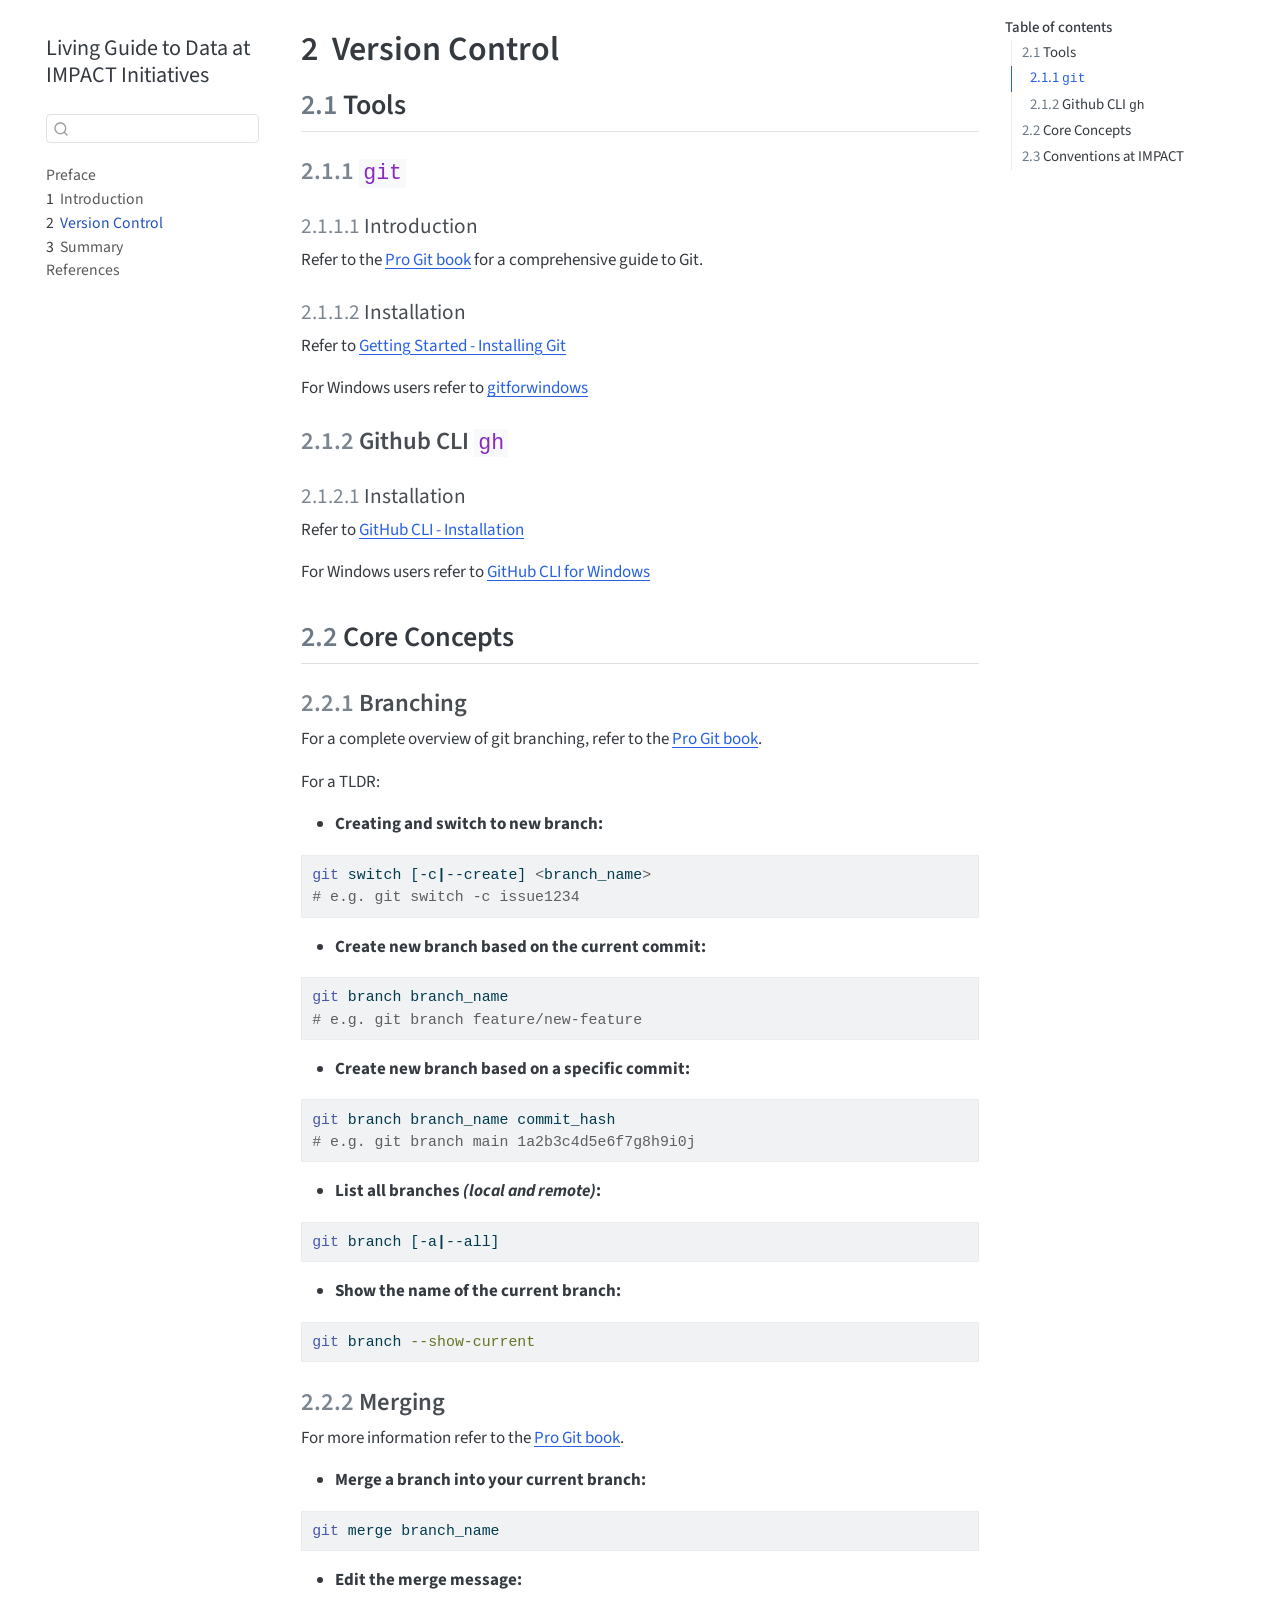
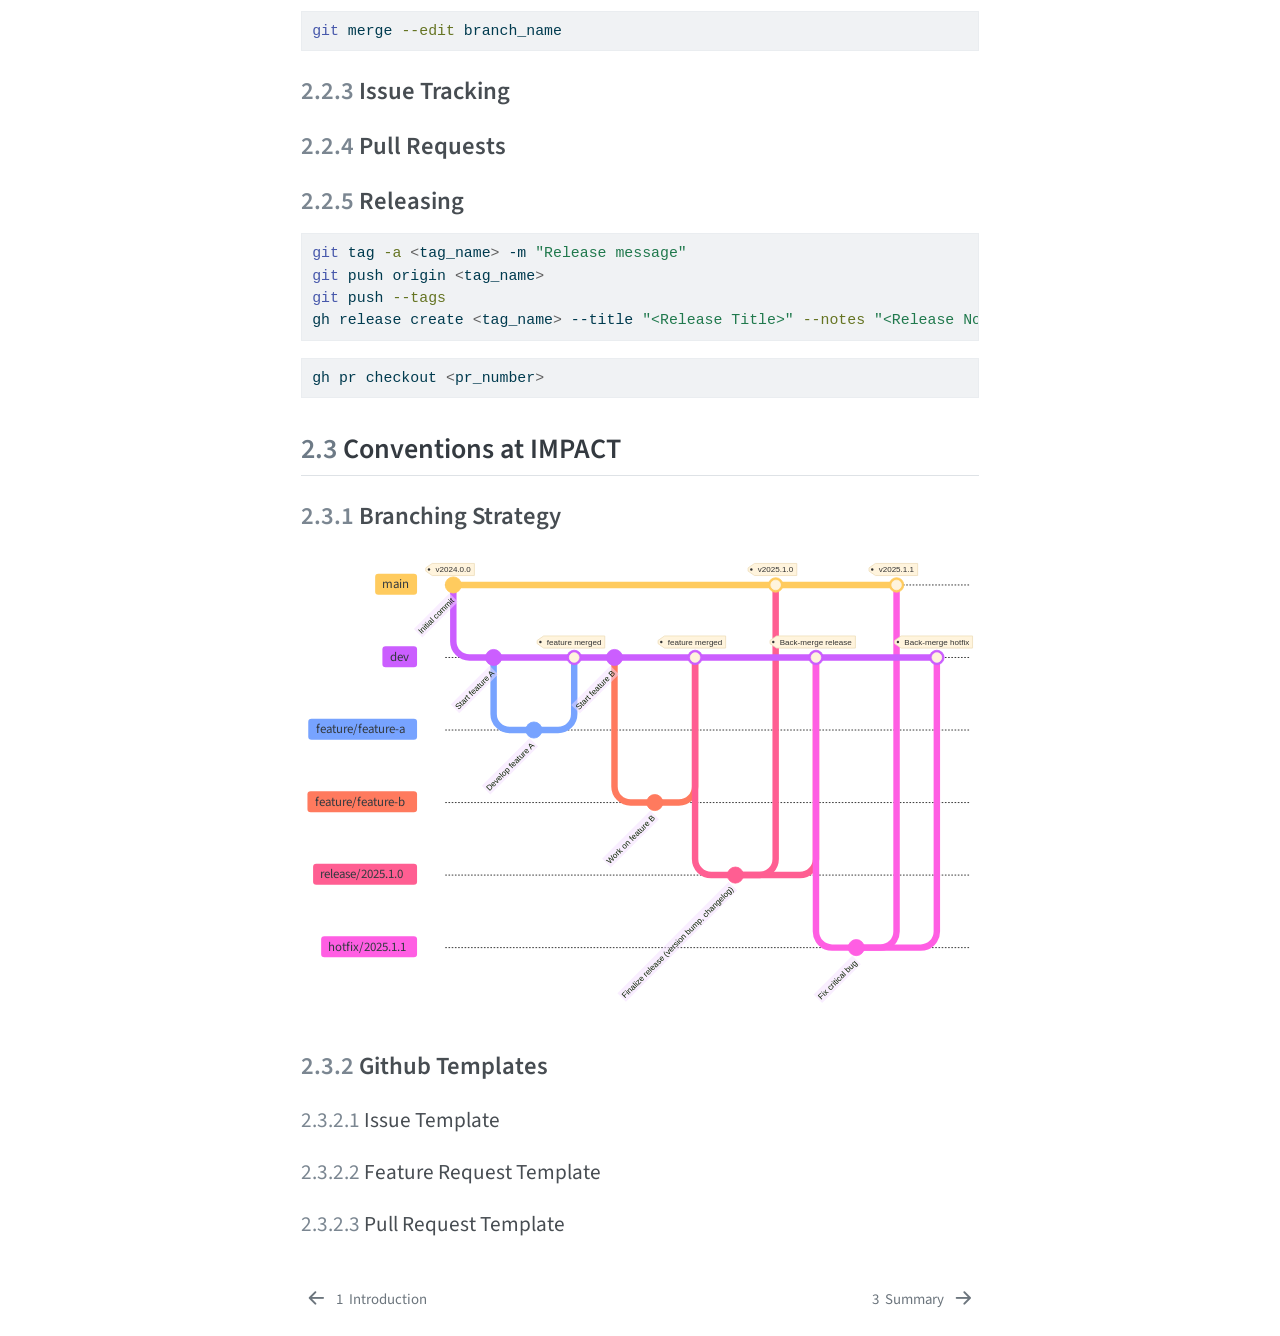
<file: chapters/01_version_control.html>
<!DOCTYPE html>
<html xmlns="http://www.w3.org/1999/xhtml" lang="en" xml:lang="en"><head>

<meta charset="utf-8">
<meta name="generator" content="quarto-1.7.29">

<meta name="viewport" content="width=device-width, initial-scale=1.0, user-scalable=yes">


<title>2&nbsp; Version Control – Living Guide to Data at IMPACT Initiatives</title>
<style>
code{white-space: pre-wrap;}
span.smallcaps{font-variant: small-caps;}
div.columns{display: flex; gap: min(4vw, 1.5em);}
div.column{flex: auto; overflow-x: auto;}
div.hanging-indent{margin-left: 1.5em; text-indent: -1.5em;}
ul.task-list{list-style: none;}
ul.task-list li input[type="checkbox"] {
  width: 0.8em;
  margin: 0 0.8em 0.2em -1em; /* quarto-specific, see https://github.com/quarto-dev/quarto-cli/issues/4556 */ 
  vertical-align: middle;
}
/* CSS for syntax highlighting */
html { -webkit-text-size-adjust: 100%; }
pre > code.sourceCode { white-space: pre; position: relative; }
pre > code.sourceCode > span { display: inline-block; line-height: 1.25; }
pre > code.sourceCode > span:empty { height: 1.2em; }
.sourceCode { overflow: visible; }
code.sourceCode > span { color: inherit; text-decoration: inherit; }
div.sourceCode { margin: 1em 0; }
pre.sourceCode { margin: 0; }
@media screen {
div.sourceCode { overflow: auto; }
}
@media print {
pre > code.sourceCode { white-space: pre-wrap; }
pre > code.sourceCode > span { text-indent: -5em; padding-left: 5em; }
}
pre.numberSource code
  { counter-reset: source-line 0; }
pre.numberSource code > span
  { position: relative; left: -4em; counter-increment: source-line; }
pre.numberSource code > span > a:first-child::before
  { content: counter(source-line);
    position: relative; left: -1em; text-align: right; vertical-align: baseline;
    border: none; display: inline-block;
    -webkit-touch-callout: none; -webkit-user-select: none;
    -khtml-user-select: none; -moz-user-select: none;
    -ms-user-select: none; user-select: none;
    padding: 0 4px; width: 4em;
  }
pre.numberSource { margin-left: 3em;  padding-left: 4px; }
div.sourceCode
  {   }
@media screen {
pre > code.sourceCode > span > a:first-child::before { text-decoration: underline; }
}
</style>


<script src="../site_libs/quarto-nav/quarto-nav.js"></script>
<script src="../site_libs/quarto-nav/headroom.min.js"></script>
<script src="../site_libs/clipboard/clipboard.min.js"></script>
<script src="../site_libs/quarto-search/autocomplete.umd.js"></script>
<script src="../site_libs/quarto-search/fuse.min.js"></script>
<script src="../site_libs/quarto-search/quarto-search.js"></script>
<meta name="quarto:offset" content="../">
<link href="../chapters/summary.html" rel="next">
<link href="../chapters/intro.html" rel="prev">
<script src="../site_libs/quarto-html/quarto.js" type="module"></script>
<script src="../site_libs/quarto-html/tabsets/tabsets.js" type="module"></script>
<script src="../site_libs/quarto-html/popper.min.js"></script>
<script src="../site_libs/quarto-html/tippy.umd.min.js"></script>
<script src="../site_libs/quarto-html/anchor.min.js"></script>
<link href="../site_libs/quarto-html/tippy.css" rel="stylesheet">
<link href="../site_libs/quarto-html/quarto-syntax-highlighting-0815c480559380816a4d1ea211a47e91.css" rel="stylesheet" id="quarto-text-highlighting-styles">
<script src="../site_libs/bootstrap/bootstrap.min.js"></script>
<link href="../site_libs/bootstrap/bootstrap-icons.css" rel="stylesheet">
<link href="../site_libs/bootstrap/bootstrap-31a480aaf986bf1ee7db0902fa157ecf.min.css" rel="stylesheet" append-hash="true" id="quarto-bootstrap" data-mode="light">
<script id="quarto-search-options" type="application/json">{
  "location": "sidebar",
  "copy-button": false,
  "collapse-after": 3,
  "panel-placement": "start",
  "type": "textbox",
  "limit": 50,
  "keyboard-shortcut": [
    "f",
    "/",
    "s"
  ],
  "show-item-context": false,
  "language": {
    "search-no-results-text": "No results",
    "search-matching-documents-text": "matching documents",
    "search-copy-link-title": "Copy link to search",
    "search-hide-matches-text": "Hide additional matches",
    "search-more-match-text": "more match in this document",
    "search-more-matches-text": "more matches in this document",
    "search-clear-button-title": "Clear",
    "search-text-placeholder": "",
    "search-detached-cancel-button-title": "Cancel",
    "search-submit-button-title": "Submit",
    "search-label": "Search"
  }
}</script>
<script src="../site_libs/quarto-diagram/mermaid.min.js"></script>
<script src="../site_libs/quarto-diagram/mermaid-init.js"></script>
<link href="../site_libs/quarto-diagram/mermaid.css" rel="stylesheet">


</head>

<body class="nav-sidebar floating quarto-light">

<div id="quarto-search-results"></div>
  <header id="quarto-header" class="headroom fixed-top">
  <nav class="quarto-secondary-nav">
    <div class="container-fluid d-flex">
      <button type="button" class="quarto-btn-toggle btn" data-bs-toggle="collapse" role="button" data-bs-target=".quarto-sidebar-collapse-item" aria-controls="quarto-sidebar" aria-expanded="false" aria-label="Toggle sidebar navigation" onclick="if (window.quartoToggleHeadroom) { window.quartoToggleHeadroom(); }">
        <i class="bi bi-layout-text-sidebar-reverse"></i>
      </button>
        <nav class="quarto-page-breadcrumbs" aria-label="breadcrumb"><ol class="breadcrumb"><li class="breadcrumb-item"><a href="../chapters/01_version_control.html"><span class="chapter-number">2</span>&nbsp; <span class="chapter-title">Version Control</span></a></li></ol></nav>
        <a class="flex-grow-1" role="navigation" data-bs-toggle="collapse" data-bs-target=".quarto-sidebar-collapse-item" aria-controls="quarto-sidebar" aria-expanded="false" aria-label="Toggle sidebar navigation" onclick="if (window.quartoToggleHeadroom) { window.quartoToggleHeadroom(); }">      
        </a>
      <button type="button" class="btn quarto-search-button" aria-label="Search" onclick="window.quartoOpenSearch();">
        <i class="bi bi-search"></i>
      </button>
    </div>
  </nav>
</header>
<!-- content -->
<div id="quarto-content" class="quarto-container page-columns page-rows-contents page-layout-article">
<!-- sidebar -->
  <nav id="quarto-sidebar" class="sidebar collapse collapse-horizontal quarto-sidebar-collapse-item sidebar-navigation floating overflow-auto">
    <div class="pt-lg-2 mt-2 text-left sidebar-header">
    <div class="sidebar-title mb-0 py-0">
      <a href="../">Living Guide to Data at IMPACT Initiatives</a> 
    </div>
      </div>
        <div class="mt-2 flex-shrink-0 align-items-center">
        <div class="sidebar-search">
        <div id="quarto-search" class="" title="Search"></div>
        </div>
        </div>
    <div class="sidebar-menu-container"> 
    <ul class="list-unstyled mt-1">
        <li class="sidebar-item">
  <div class="sidebar-item-container"> 
  <a href="../index.html" class="sidebar-item-text sidebar-link">
 <span class="menu-text">Preface</span></a>
  </div>
</li>
        <li class="sidebar-item">
  <div class="sidebar-item-container"> 
  <a href="../chapters/intro.html" class="sidebar-item-text sidebar-link">
 <span class="menu-text"><span class="chapter-number">1</span>&nbsp; <span class="chapter-title">Introduction</span></span></a>
  </div>
</li>
        <li class="sidebar-item">
  <div class="sidebar-item-container"> 
  <a href="../chapters/01_version_control.html" class="sidebar-item-text sidebar-link active">
 <span class="menu-text"><span class="chapter-number">2</span>&nbsp; <span class="chapter-title">Version Control</span></span></a>
  </div>
</li>
        <li class="sidebar-item">
  <div class="sidebar-item-container"> 
  <a href="../chapters/summary.html" class="sidebar-item-text sidebar-link">
 <span class="menu-text"><span class="chapter-number">3</span>&nbsp; <span class="chapter-title">Summary</span></span></a>
  </div>
</li>
        <li class="sidebar-item">
  <div class="sidebar-item-container"> 
  <a href="../chapters/references.html" class="sidebar-item-text sidebar-link">
 <span class="menu-text">References</span></a>
  </div>
</li>
    </ul>
    </div>
</nav>
<div id="quarto-sidebar-glass" class="quarto-sidebar-collapse-item" data-bs-toggle="collapse" data-bs-target=".quarto-sidebar-collapse-item"></div>
<!-- margin-sidebar -->
    <div id="quarto-margin-sidebar" class="sidebar margin-sidebar">
        <nav id="TOC" role="doc-toc" class="toc-active">
    <h2 id="toc-title">Table of contents</h2>
   
  <ul>
  <li><a href="#tools" id="toc-tools" class="nav-link active" data-scroll-target="#tools"><span class="header-section-number">2.1</span> Tools</a>
  <ul class="collapse">
  <li><a href="#git" id="toc-git" class="nav-link" data-scroll-target="#git"><span class="header-section-number">2.1.1</span> <code>git</code></a></li>
  <li><a href="#github-cli-gh" id="toc-github-cli-gh" class="nav-link" data-scroll-target="#github-cli-gh"><span class="header-section-number">2.1.2</span> Github CLI <code>gh</code></a></li>
  </ul></li>
  <li><a href="#core-concepts" id="toc-core-concepts" class="nav-link" data-scroll-target="#core-concepts"><span class="header-section-number">2.2</span> Core Concepts</a>
  <ul class="collapse">
  <li><a href="#branching" id="toc-branching" class="nav-link" data-scroll-target="#branching"><span class="header-section-number">2.2.1</span> Branching</a></li>
  <li><a href="#merging" id="toc-merging" class="nav-link" data-scroll-target="#merging"><span class="header-section-number">2.2.2</span> Merging</a></li>
  <li><a href="#issue-tracking" id="toc-issue-tracking" class="nav-link" data-scroll-target="#issue-tracking"><span class="header-section-number">2.2.3</span> Issue Tracking</a></li>
  <li><a href="#pull-requests" id="toc-pull-requests" class="nav-link" data-scroll-target="#pull-requests"><span class="header-section-number">2.2.4</span> Pull Requests</a></li>
  <li><a href="#releasing" id="toc-releasing" class="nav-link" data-scroll-target="#releasing"><span class="header-section-number">2.2.5</span> Releasing</a></li>
  </ul></li>
  <li><a href="#conventions-at-impact" id="toc-conventions-at-impact" class="nav-link" data-scroll-target="#conventions-at-impact"><span class="header-section-number">2.3</span> Conventions at IMPACT</a>
  <ul class="collapse">
  <li><a href="#branching-strategy" id="toc-branching-strategy" class="nav-link" data-scroll-target="#branching-strategy"><span class="header-section-number">2.3.1</span> Branching Strategy</a></li>
  <li><a href="#github-templates" id="toc-github-templates" class="nav-link" data-scroll-target="#github-templates"><span class="header-section-number">2.3.2</span> Github Templates</a></li>
  </ul></li>
  </ul>
</nav>
    </div>
<!-- main -->
<main class="content" id="quarto-document-content">

<header id="title-block-header" class="quarto-title-block default">
<div class="quarto-title">
<h1 class="title"><span class="chapter-number">2</span>&nbsp; <span class="chapter-title">Version Control</span></h1>
</div>



<div class="quarto-title-meta">

    
  
    
  </div>
  


</header>


<section id="tools" class="level2" data-number="2.1">
<h2 data-number="2.1" class="anchored" data-anchor-id="tools"><span class="header-section-number">2.1</span> Tools</h2>
<section id="git" class="level3" data-number="2.1.1">
<h3 data-number="2.1.1" class="anchored" data-anchor-id="git"><span class="header-section-number">2.1.1</span> <code>git</code></h3>
<section id="introduction" class="level4" data-number="2.1.1.1">
<h4 data-number="2.1.1.1" class="anchored" data-anchor-id="introduction"><span class="header-section-number">2.1.1.1</span> Introduction</h4>
<p>Refer to the <a href="https://git-scm.com/book/en/v2">Pro Git book</a> for a comprehensive guide to Git.</p>
</section>
<section id="installation" class="level4" data-number="2.1.1.2">
<h4 data-number="2.1.1.2" class="anchored" data-anchor-id="installation"><span class="header-section-number">2.1.1.2</span> Installation</h4>
<p>Refer to <a href="https://git-scm.com/book/en/v2/Getting-Started-Installing-Git">Getting Started - Installing Git</a></p>
<p>For Windows users refer to <a href="https://gitforwindows.org/">gitforwindows</a></p>
</section>
</section>
<section id="github-cli-gh" class="level3" data-number="2.1.2">
<h3 data-number="2.1.2" class="anchored" data-anchor-id="github-cli-gh"><span class="header-section-number">2.1.2</span> Github CLI <code>gh</code></h3>
<section id="installation-1" class="level4" data-number="2.1.2.1">
<h4 data-number="2.1.2.1" class="anchored" data-anchor-id="installation-1"><span class="header-section-number">2.1.2.1</span> Installation</h4>
<p>Refer to <a href="https://github.com/cli/cli#installation">GitHub CLI - Installation</a></p>
<p>For Windows users refer to <a href="https://github.com/cli/cli?tab=readme-ov-file#windows">GitHub CLI for Windows</a></p>
</section>
</section>
</section>
<section id="core-concepts" class="level2" data-number="2.2">
<h2 data-number="2.2" class="anchored" data-anchor-id="core-concepts"><span class="header-section-number">2.2</span> Core Concepts</h2>
<section id="branching" class="level3" data-number="2.2.1">
<h3 data-number="2.2.1" class="anchored" data-anchor-id="branching"><span class="header-section-number">2.2.1</span> Branching</h3>
<p>For a complete overview of git branching, refer to the <a href="https://git-scm.com/book/en/v2/Git-Branching-Branches-in-a-Nutshell">Pro Git book</a>.</p>
<p>For a TLDR:</p>
<ul>
<li><strong>Creating and switch to new branch:</strong></li>
</ul>
<div class="sourceCode" id="cb1"><pre class="sourceCode sh code-with-copy"><code class="sourceCode bash"><span id="cb1-1"><a href="#cb1-1" aria-hidden="true" tabindex="-1"></a><span class="fu">git</span> switch [-c<span class="kw">|</span><span class="ex">--create]</span> <span class="op">&lt;</span>branch_name<span class="op">&gt;</span></span>
<span id="cb1-2"><a href="#cb1-2" aria-hidden="true" tabindex="-1"></a><span class="co"># e.g. git switch -c issue1234</span></span></code><button title="Copy to Clipboard" class="code-copy-button"><i class="bi"></i></button></pre></div>
<ul>
<li><strong>Create new branch based on the current commit:</strong></li>
</ul>
<div class="sourceCode" id="cb2"><pre class="sourceCode sh code-with-copy"><code class="sourceCode bash"><span id="cb2-1"><a href="#cb2-1" aria-hidden="true" tabindex="-1"></a><span class="fu">git</span> branch branch_name</span>
<span id="cb2-2"><a href="#cb2-2" aria-hidden="true" tabindex="-1"></a><span class="co"># e.g. git branch feature/new-feature</span></span></code><button title="Copy to Clipboard" class="code-copy-button"><i class="bi"></i></button></pre></div>
<ul>
<li><strong>Create new branch based on a specific commit:</strong></li>
</ul>
<div class="sourceCode" id="cb3"><pre class="sourceCode sh code-with-copy"><code class="sourceCode bash"><span id="cb3-1"><a href="#cb3-1" aria-hidden="true" tabindex="-1"></a><span class="fu">git</span> branch branch_name commit_hash</span>
<span id="cb3-2"><a href="#cb3-2" aria-hidden="true" tabindex="-1"></a><span class="co"># e.g. git branch main 1a2b3c4d5e6f7g8h9i0j</span></span></code><button title="Copy to Clipboard" class="code-copy-button"><i class="bi"></i></button></pre></div>
<ul>
<li><strong>List all branches <em>(local and remote)</em>:</strong></li>
</ul>
<div class="sourceCode" id="cb4"><pre class="sourceCode sh code-with-copy"><code class="sourceCode bash"><span id="cb4-1"><a href="#cb4-1" aria-hidden="true" tabindex="-1"></a><span class="fu">git</span> branch [-a<span class="kw">|</span><span class="ex">--all]</span></span></code><button title="Copy to Clipboard" class="code-copy-button"><i class="bi"></i></button></pre></div>
<ul>
<li><strong>Show the name of the current branch:</strong></li>
</ul>
<div class="sourceCode" id="cb5"><pre class="sourceCode sh code-with-copy"><code class="sourceCode bash"><span id="cb5-1"><a href="#cb5-1" aria-hidden="true" tabindex="-1"></a><span class="fu">git</span> branch <span class="at">--show-current</span></span></code><button title="Copy to Clipboard" class="code-copy-button"><i class="bi"></i></button></pre></div>
</section>
<section id="merging" class="level3" data-number="2.2.2">
<h3 data-number="2.2.2" class="anchored" data-anchor-id="merging"><span class="header-section-number">2.2.2</span> Merging</h3>
<p>For more information refer to the <a href="https://git-scm.com/book/en/v2/Git-Branching-Basic-Branching-and-Merging">Pro Git book</a>.</p>
<ul>
<li><strong>Merge a branch into your current branch:</strong></li>
</ul>
<div class="sourceCode" id="cb6"><pre class="sourceCode sh code-with-copy"><code class="sourceCode bash"><span id="cb6-1"><a href="#cb6-1" aria-hidden="true" tabindex="-1"></a><span class="fu">git</span> merge branch_name</span></code><button title="Copy to Clipboard" class="code-copy-button"><i class="bi"></i></button></pre></div>
<ul>
<li><strong>Edit the merge message:</strong></li>
</ul>
<div class="sourceCode" id="cb7"><pre class="sourceCode sh code-with-copy"><code class="sourceCode bash"><span id="cb7-1"><a href="#cb7-1" aria-hidden="true" tabindex="-1"></a><span class="fu">git</span> merge <span class="at">--edit</span> branch_name</span></code><button title="Copy to Clipboard" class="code-copy-button"><i class="bi"></i></button></pre></div>
</section>
<section id="issue-tracking" class="level3" data-number="2.2.3">
<h3 data-number="2.2.3" class="anchored" data-anchor-id="issue-tracking"><span class="header-section-number">2.2.3</span> Issue Tracking</h3>
</section>
<section id="pull-requests" class="level3" data-number="2.2.4">
<h3 data-number="2.2.4" class="anchored" data-anchor-id="pull-requests"><span class="header-section-number">2.2.4</span> Pull Requests</h3>
</section>
<section id="releasing" class="level3" data-number="2.2.5">
<h3 data-number="2.2.5" class="anchored" data-anchor-id="releasing"><span class="header-section-number">2.2.5</span> Releasing</h3>
<div class="sourceCode" id="cb8"><pre class="sourceCode sh code-with-copy"><code class="sourceCode bash"><span id="cb8-1"><a href="#cb8-1" aria-hidden="true" tabindex="-1"></a><span class="fu">git</span> tag <span class="at">-a</span> <span class="op">&lt;</span>tag_name<span class="op">&gt;</span> -m <span class="st">"Release message"</span></span>
<span id="cb8-2"><a href="#cb8-2" aria-hidden="true" tabindex="-1"></a><span class="fu">git</span> push origin <span class="op">&lt;</span>tag_name<span class="op">&gt;</span></span>
<span id="cb8-3"><a href="#cb8-3" aria-hidden="true" tabindex="-1"></a><span class="fu">git</span> push <span class="at">--tags</span></span>
<span id="cb8-4"><a href="#cb8-4" aria-hidden="true" tabindex="-1"></a><span class="ex">gh</span> release create <span class="op">&lt;</span>tag_name<span class="op">&gt;</span> --title <span class="st">"&lt;Release Title&gt;"</span> <span class="at">--notes</span> <span class="st">"&lt;Release Notes&gt;"</span></span></code><button title="Copy to Clipboard" class="code-copy-button"><i class="bi"></i></button></pre></div>
<div class="sourceCode" id="cb9"><pre class="sourceCode sh code-with-copy"><code class="sourceCode bash"><span id="cb9-1"><a href="#cb9-1" aria-hidden="true" tabindex="-1"></a><span class="ex">gh</span> pr checkout <span class="op">&lt;</span>pr_number<span class="op">&gt;</span></span></code><button title="Copy to Clipboard" class="code-copy-button"><i class="bi"></i></button></pre></div>
</section>
</section>
<section id="conventions-at-impact" class="level2" data-number="2.3">
<h2 data-number="2.3" class="anchored" data-anchor-id="conventions-at-impact"><span class="header-section-number">2.3</span> Conventions at IMPACT</h2>
<section id="branching-strategy" class="level3" data-number="2.3.1">
<h3 data-number="2.3.1" class="anchored" data-anchor-id="branching-strategy"><span class="header-section-number">2.3.1</span> Branching Strategy</h3>
<div class="cell" data-layout-align="default">
<div class="cell-output-display">
<div>
<p></p><figure class="figure"><p></p>
<div>
<pre class="mermaid mermaid-js">---
config:
  logLevel: "debug"
  theme: 'base'
  gitGraph:
    rotateCommitLabel: true
---
gitGraph
   commit id: "Initial commit" tag: "v2024.0.0"
   branch dev
   checkout dev
   commit id: "Start feature A"
   branch feature/feature-a
   checkout feature/feature-a
   commit id: "Develop feature A"
   checkout dev
   merge feature/feature-a tag: "feature merged"
   commit id: "Start feature B"
   branch feature/feature-b
   checkout feature/feature-b
   commit id: "Work on feature B"
   checkout dev
   merge feature/feature-b tag: "feature merged"
   branch release/2025.1.0
   checkout release/2025.1.0
   commit id: "Finalize release (version bump, changelog)"
   checkout main
   merge release/2025.1.0 tag: "v2025.1.0"
   checkout dev
   merge release/2025.1.0 tag: "Back-merge release"

   %% Hotfix
   branch hotfix/2025.1.1
   checkout hotfix/2025.1.1
   commit id: "Fix critical bug"
   checkout main
   merge hotfix/2025.1.1 tag: "v2025.1.1"
   checkout dev
   merge hotfix/2025.1.1 tag: "Back-merge hotfix"
</pre>
</div>
<p></p></figure><p></p>
</div>
</div>
</div>
</section>
<section id="github-templates" class="level3" data-number="2.3.2">
<h3 data-number="2.3.2" class="anchored" data-anchor-id="github-templates"><span class="header-section-number">2.3.2</span> Github Templates</h3>
<section id="issue-template" class="level4" data-number="2.3.2.1">
<h4 data-number="2.3.2.1" class="anchored" data-anchor-id="issue-template"><span class="header-section-number">2.3.2.1</span> Issue Template</h4>
</section>
<section id="feature-request-template" class="level4" data-number="2.3.2.2">
<h4 data-number="2.3.2.2" class="anchored" data-anchor-id="feature-request-template"><span class="header-section-number">2.3.2.2</span> Feature Request Template</h4>
</section>
<section id="pull-request-template" class="level4" data-number="2.3.2.3">
<h4 data-number="2.3.2.3" class="anchored" data-anchor-id="pull-request-template"><span class="header-section-number">2.3.2.3</span> Pull Request Template</h4>


</section>
</section>
</section>

</main> <!-- /main -->
<script id="quarto-html-after-body" type="application/javascript">
  window.document.addEventListener("DOMContentLoaded", function (event) {
    const icon = "";
    const anchorJS = new window.AnchorJS();
    anchorJS.options = {
      placement: 'right',
      icon: icon
    };
    anchorJS.add('.anchored');
    const isCodeAnnotation = (el) => {
      for (const clz of el.classList) {
        if (clz.startsWith('code-annotation-')) {                     
          return true;
        }
      }
      return false;
    }
    const onCopySuccess = function(e) {
      // button target
      const button = e.trigger;
      // don't keep focus
      button.blur();
      // flash "checked"
      button.classList.add('code-copy-button-checked');
      var currentTitle = button.getAttribute("title");
      button.setAttribute("title", "Copied!");
      let tooltip;
      if (window.bootstrap) {
        button.setAttribute("data-bs-toggle", "tooltip");
        button.setAttribute("data-bs-placement", "left");
        button.setAttribute("data-bs-title", "Copied!");
        tooltip = new bootstrap.Tooltip(button, 
          { trigger: "manual", 
            customClass: "code-copy-button-tooltip",
            offset: [0, -8]});
        tooltip.show();    
      }
      setTimeout(function() {
        if (tooltip) {
          tooltip.hide();
          button.removeAttribute("data-bs-title");
          button.removeAttribute("data-bs-toggle");
          button.removeAttribute("data-bs-placement");
        }
        button.setAttribute("title", currentTitle);
        button.classList.remove('code-copy-button-checked');
      }, 1000);
      // clear code selection
      e.clearSelection();
    }
    const getTextToCopy = function(trigger) {
        const codeEl = trigger.previousElementSibling.cloneNode(true);
        for (const childEl of codeEl.children) {
          if (isCodeAnnotation(childEl)) {
            childEl.remove();
          }
        }
        return codeEl.innerText;
    }
    const clipboard = new window.ClipboardJS('.code-copy-button:not([data-in-quarto-modal])', {
      text: getTextToCopy
    });
    clipboard.on('success', onCopySuccess);
    if (window.document.getElementById('quarto-embedded-source-code-modal')) {
      const clipboardModal = new window.ClipboardJS('.code-copy-button[data-in-quarto-modal]', {
        text: getTextToCopy,
        container: window.document.getElementById('quarto-embedded-source-code-modal')
      });
      clipboardModal.on('success', onCopySuccess);
    }
      var localhostRegex = new RegExp(/^(?:http|https):\/\/localhost\:?[0-9]*\//);
      var mailtoRegex = new RegExp(/^mailto:/);
        var filterRegex = new RegExp('/' + window.location.host + '/');
      var isInternal = (href) => {
          return filterRegex.test(href) || localhostRegex.test(href) || mailtoRegex.test(href);
      }
      // Inspect non-navigation links and adorn them if external
     var links = window.document.querySelectorAll('a[href]:not(.nav-link):not(.navbar-brand):not(.toc-action):not(.sidebar-link):not(.sidebar-item-toggle):not(.pagination-link):not(.no-external):not([aria-hidden]):not(.dropdown-item):not(.quarto-navigation-tool):not(.about-link)');
      for (var i=0; i<links.length; i++) {
        const link = links[i];
        if (!isInternal(link.href)) {
          // undo the damage that might have been done by quarto-nav.js in the case of
          // links that we want to consider external
          if (link.dataset.originalHref !== undefined) {
            link.href = link.dataset.originalHref;
          }
        }
      }
    function tippyHover(el, contentFn, onTriggerFn, onUntriggerFn) {
      const config = {
        allowHTML: true,
        maxWidth: 500,
        delay: 100,
        arrow: false,
        appendTo: function(el) {
            return el.parentElement;
        },
        interactive: true,
        interactiveBorder: 10,
        theme: 'quarto',
        placement: 'bottom-start',
      };
      if (contentFn) {
        config.content = contentFn;
      }
      if (onTriggerFn) {
        config.onTrigger = onTriggerFn;
      }
      if (onUntriggerFn) {
        config.onUntrigger = onUntriggerFn;
      }
      window.tippy(el, config); 
    }
    const noterefs = window.document.querySelectorAll('a[role="doc-noteref"]');
    for (var i=0; i<noterefs.length; i++) {
      const ref = noterefs[i];
      tippyHover(ref, function() {
        // use id or data attribute instead here
        let href = ref.getAttribute('data-footnote-href') || ref.getAttribute('href');
        try { href = new URL(href).hash; } catch {}
        const id = href.replace(/^#\/?/, "");
        const note = window.document.getElementById(id);
        if (note) {
          return note.innerHTML;
        } else {
          return "";
        }
      });
    }
    const xrefs = window.document.querySelectorAll('a.quarto-xref');
    const processXRef = (id, note) => {
      // Strip column container classes
      const stripColumnClz = (el) => {
        el.classList.remove("page-full", "page-columns");
        if (el.children) {
          for (const child of el.children) {
            stripColumnClz(child);
          }
        }
      }
      stripColumnClz(note)
      if (id === null || id.startsWith('sec-')) {
        // Special case sections, only their first couple elements
        const container = document.createElement("div");
        if (note.children && note.children.length > 2) {
          container.appendChild(note.children[0].cloneNode(true));
          for (let i = 1; i < note.children.length; i++) {
            const child = note.children[i];
            if (child.tagName === "P" && child.innerText === "") {
              continue;
            } else {
              container.appendChild(child.cloneNode(true));
              break;
            }
          }
          if (window.Quarto?.typesetMath) {
            window.Quarto.typesetMath(container);
          }
          return container.innerHTML
        } else {
          if (window.Quarto?.typesetMath) {
            window.Quarto.typesetMath(note);
          }
          return note.innerHTML;
        }
      } else {
        // Remove any anchor links if they are present
        const anchorLink = note.querySelector('a.anchorjs-link');
        if (anchorLink) {
          anchorLink.remove();
        }
        if (window.Quarto?.typesetMath) {
          window.Quarto.typesetMath(note);
        }
        if (note.classList.contains("callout")) {
          return note.outerHTML;
        } else {
          return note.innerHTML;
        }
      }
    }
    for (var i=0; i<xrefs.length; i++) {
      const xref = xrefs[i];
      tippyHover(xref, undefined, function(instance) {
        instance.disable();
        let url = xref.getAttribute('href');
        let hash = undefined; 
        if (url.startsWith('#')) {
          hash = url;
        } else {
          try { hash = new URL(url).hash; } catch {}
        }
        if (hash) {
          const id = hash.replace(/^#\/?/, "");
          const note = window.document.getElementById(id);
          if (note !== null) {
            try {
              const html = processXRef(id, note.cloneNode(true));
              instance.setContent(html);
            } finally {
              instance.enable();
              instance.show();
            }
          } else {
            // See if we can fetch this
            fetch(url.split('#')[0])
            .then(res => res.text())
            .then(html => {
              const parser = new DOMParser();
              const htmlDoc = parser.parseFromString(html, "text/html");
              const note = htmlDoc.getElementById(id);
              if (note !== null) {
                const html = processXRef(id, note);
                instance.setContent(html);
              } 
            }).finally(() => {
              instance.enable();
              instance.show();
            });
          }
        } else {
          // See if we can fetch a full url (with no hash to target)
          // This is a special case and we should probably do some content thinning / targeting
          fetch(url)
          .then(res => res.text())
          .then(html => {
            const parser = new DOMParser();
            const htmlDoc = parser.parseFromString(html, "text/html");
            const note = htmlDoc.querySelector('main.content');
            if (note !== null) {
              // This should only happen for chapter cross references
              // (since there is no id in the URL)
              // remove the first header
              if (note.children.length > 0 && note.children[0].tagName === "HEADER") {
                note.children[0].remove();
              }
              const html = processXRef(null, note);
              instance.setContent(html);
            } 
          }).finally(() => {
            instance.enable();
            instance.show();
          });
        }
      }, function(instance) {
      });
    }
        let selectedAnnoteEl;
        const selectorForAnnotation = ( cell, annotation) => {
          let cellAttr = 'data-code-cell="' + cell + '"';
          let lineAttr = 'data-code-annotation="' +  annotation + '"';
          const selector = 'span[' + cellAttr + '][' + lineAttr + ']';
          return selector;
        }
        const selectCodeLines = (annoteEl) => {
          const doc = window.document;
          const targetCell = annoteEl.getAttribute("data-target-cell");
          const targetAnnotation = annoteEl.getAttribute("data-target-annotation");
          const annoteSpan = window.document.querySelector(selectorForAnnotation(targetCell, targetAnnotation));
          const lines = annoteSpan.getAttribute("data-code-lines").split(",");
          const lineIds = lines.map((line) => {
            return targetCell + "-" + line;
          })
          let top = null;
          let height = null;
          let parent = null;
          if (lineIds.length > 0) {
              //compute the position of the single el (top and bottom and make a div)
              const el = window.document.getElementById(lineIds[0]);
              top = el.offsetTop;
              height = el.offsetHeight;
              parent = el.parentElement.parentElement;
            if (lineIds.length > 1) {
              const lastEl = window.document.getElementById(lineIds[lineIds.length - 1]);
              const bottom = lastEl.offsetTop + lastEl.offsetHeight;
              height = bottom - top;
            }
            if (top !== null && height !== null && parent !== null) {
              // cook up a div (if necessary) and position it 
              let div = window.document.getElementById("code-annotation-line-highlight");
              if (div === null) {
                div = window.document.createElement("div");
                div.setAttribute("id", "code-annotation-line-highlight");
                div.style.position = 'absolute';
                parent.appendChild(div);
              }
              div.style.top = top - 2 + "px";
              div.style.height = height + 4 + "px";
              div.style.left = 0;
              let gutterDiv = window.document.getElementById("code-annotation-line-highlight-gutter");
              if (gutterDiv === null) {
                gutterDiv = window.document.createElement("div");
                gutterDiv.setAttribute("id", "code-annotation-line-highlight-gutter");
                gutterDiv.style.position = 'absolute';
                const codeCell = window.document.getElementById(targetCell);
                const gutter = codeCell.querySelector('.code-annotation-gutter');
                gutter.appendChild(gutterDiv);
              }
              gutterDiv.style.top = top - 2 + "px";
              gutterDiv.style.height = height + 4 + "px";
            }
            selectedAnnoteEl = annoteEl;
          }
        };
        const unselectCodeLines = () => {
          const elementsIds = ["code-annotation-line-highlight", "code-annotation-line-highlight-gutter"];
          elementsIds.forEach((elId) => {
            const div = window.document.getElementById(elId);
            if (div) {
              div.remove();
            }
          });
          selectedAnnoteEl = undefined;
        };
          // Handle positioning of the toggle
      window.addEventListener(
        "resize",
        throttle(() => {
          elRect = undefined;
          if (selectedAnnoteEl) {
            selectCodeLines(selectedAnnoteEl);
          }
        }, 10)
      );
      function throttle(fn, ms) {
      let throttle = false;
      let timer;
        return (...args) => {
          if(!throttle) { // first call gets through
              fn.apply(this, args);
              throttle = true;
          } else { // all the others get throttled
              if(timer) clearTimeout(timer); // cancel #2
              timer = setTimeout(() => {
                fn.apply(this, args);
                timer = throttle = false;
              }, ms);
          }
        };
      }
        // Attach click handler to the DT
        const annoteDls = window.document.querySelectorAll('dt[data-target-cell]');
        for (const annoteDlNode of annoteDls) {
          annoteDlNode.addEventListener('click', (event) => {
            const clickedEl = event.target;
            if (clickedEl !== selectedAnnoteEl) {
              unselectCodeLines();
              const activeEl = window.document.querySelector('dt[data-target-cell].code-annotation-active');
              if (activeEl) {
                activeEl.classList.remove('code-annotation-active');
              }
              selectCodeLines(clickedEl);
              clickedEl.classList.add('code-annotation-active');
            } else {
              // Unselect the line
              unselectCodeLines();
              clickedEl.classList.remove('code-annotation-active');
            }
          });
        }
    const findCites = (el) => {
      const parentEl = el.parentElement;
      if (parentEl) {
        const cites = parentEl.dataset.cites;
        if (cites) {
          return {
            el,
            cites: cites.split(' ')
          };
        } else {
          return findCites(el.parentElement)
        }
      } else {
        return undefined;
      }
    };
    var bibliorefs = window.document.querySelectorAll('a[role="doc-biblioref"]');
    for (var i=0; i<bibliorefs.length; i++) {
      const ref = bibliorefs[i];
      const citeInfo = findCites(ref);
      if (citeInfo) {
        tippyHover(citeInfo.el, function() {
          var popup = window.document.createElement('div');
          citeInfo.cites.forEach(function(cite) {
            var citeDiv = window.document.createElement('div');
            citeDiv.classList.add('hanging-indent');
            citeDiv.classList.add('csl-entry');
            var biblioDiv = window.document.getElementById('ref-' + cite);
            if (biblioDiv) {
              citeDiv.innerHTML = biblioDiv.innerHTML;
            }
            popup.appendChild(citeDiv);
          });
          return popup.innerHTML;
        });
      }
    }
  });
  </script>
<nav class="page-navigation">
  <div class="nav-page nav-page-previous">
      <a href="../chapters/intro.html" class="pagination-link" aria-label="Introduction">
        <i class="bi bi-arrow-left-short"></i> <span class="nav-page-text"><span class="chapter-number">1</span>&nbsp; <span class="chapter-title">Introduction</span></span>
      </a>          
  </div>
  <div class="nav-page nav-page-next">
      <a href="../chapters/summary.html" class="pagination-link" aria-label="Summary">
        <span class="nav-page-text"><span class="chapter-number">3</span>&nbsp; <span class="chapter-title">Summary</span></span> <i class="bi bi-arrow-right-short"></i>
      </a>
  </div>
</nav>
</div> <!-- /content -->




</body></html>
</file>
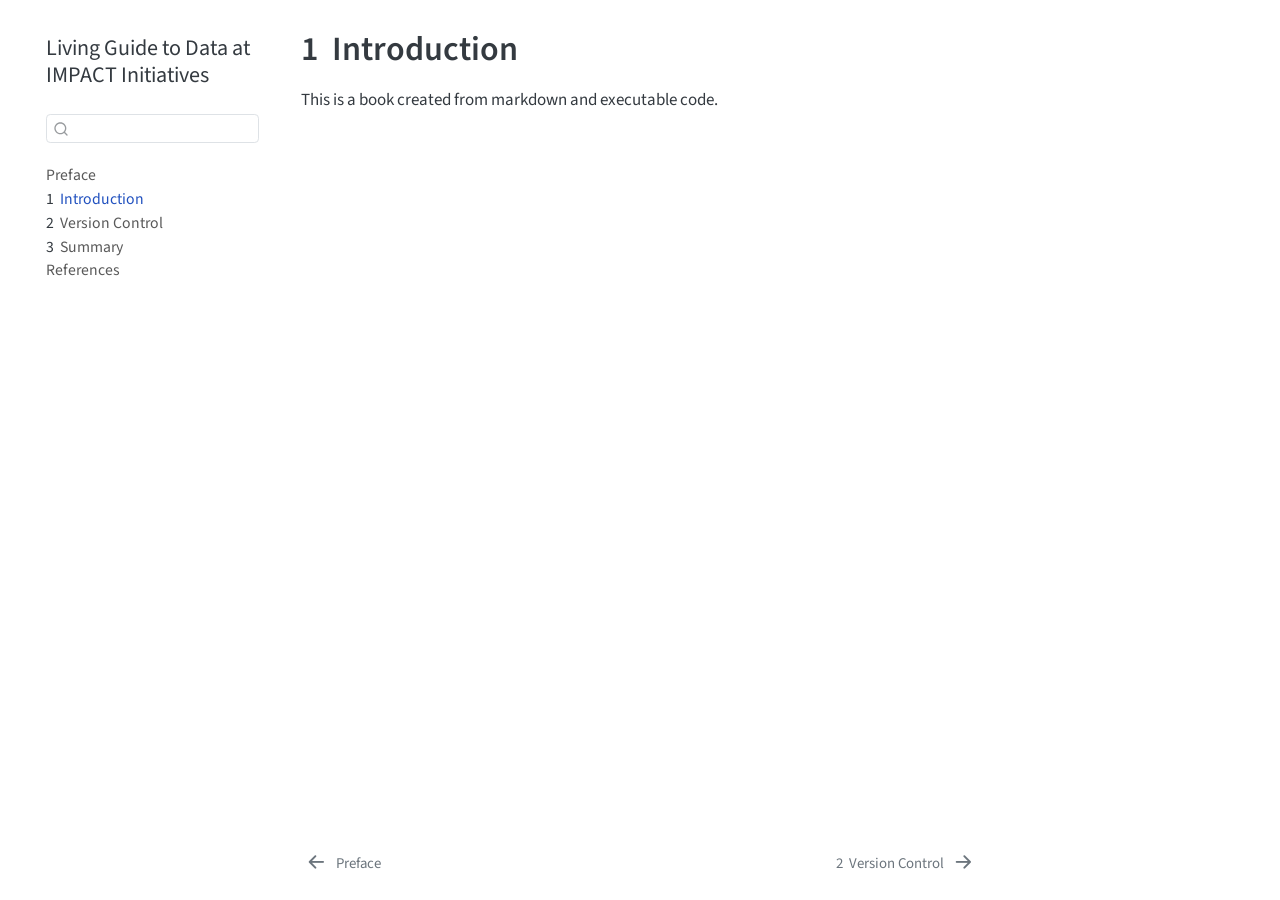
<file: chapters/intro.html>
<!DOCTYPE html>
<html xmlns="http://www.w3.org/1999/xhtml" lang="en" xml:lang="en"><head>

<meta charset="utf-8">
<meta name="generator" content="quarto-1.7.29">

<meta name="viewport" content="width=device-width, initial-scale=1.0, user-scalable=yes">


<title>1&nbsp; Introduction – Living Guide to Data at IMPACT Initiatives</title>
<style>
code{white-space: pre-wrap;}
span.smallcaps{font-variant: small-caps;}
div.columns{display: flex; gap: min(4vw, 1.5em);}
div.column{flex: auto; overflow-x: auto;}
div.hanging-indent{margin-left: 1.5em; text-indent: -1.5em;}
ul.task-list{list-style: none;}
ul.task-list li input[type="checkbox"] {
  width: 0.8em;
  margin: 0 0.8em 0.2em -1em; /* quarto-specific, see https://github.com/quarto-dev/quarto-cli/issues/4556 */ 
  vertical-align: middle;
}
</style>


<script src="../site_libs/quarto-nav/quarto-nav.js"></script>
<script src="../site_libs/quarto-nav/headroom.min.js"></script>
<script src="../site_libs/clipboard/clipboard.min.js"></script>
<script src="../site_libs/quarto-search/autocomplete.umd.js"></script>
<script src="../site_libs/quarto-search/fuse.min.js"></script>
<script src="../site_libs/quarto-search/quarto-search.js"></script>
<meta name="quarto:offset" content="../">
<link href="../chapters/01_version_control.html" rel="next">
<link href="../index.html" rel="prev">
<script src="../site_libs/quarto-html/quarto.js" type="module"></script>
<script src="../site_libs/quarto-html/tabsets/tabsets.js" type="module"></script>
<script src="../site_libs/quarto-html/popper.min.js"></script>
<script src="../site_libs/quarto-html/tippy.umd.min.js"></script>
<script src="../site_libs/quarto-html/anchor.min.js"></script>
<link href="../site_libs/quarto-html/tippy.css" rel="stylesheet">
<link href="../site_libs/quarto-html/quarto-syntax-highlighting-0815c480559380816a4d1ea211a47e91.css" rel="stylesheet" id="quarto-text-highlighting-styles">
<script src="../site_libs/bootstrap/bootstrap.min.js"></script>
<link href="../site_libs/bootstrap/bootstrap-icons.css" rel="stylesheet">
<link href="../site_libs/bootstrap/bootstrap-31a480aaf986bf1ee7db0902fa157ecf.min.css" rel="stylesheet" append-hash="true" id="quarto-bootstrap" data-mode="light">
<script id="quarto-search-options" type="application/json">{
  "location": "sidebar",
  "copy-button": false,
  "collapse-after": 3,
  "panel-placement": "start",
  "type": "textbox",
  "limit": 50,
  "keyboard-shortcut": [
    "f",
    "/",
    "s"
  ],
  "show-item-context": false,
  "language": {
    "search-no-results-text": "No results",
    "search-matching-documents-text": "matching documents",
    "search-copy-link-title": "Copy link to search",
    "search-hide-matches-text": "Hide additional matches",
    "search-more-match-text": "more match in this document",
    "search-more-matches-text": "more matches in this document",
    "search-clear-button-title": "Clear",
    "search-text-placeholder": "",
    "search-detached-cancel-button-title": "Cancel",
    "search-submit-button-title": "Submit",
    "search-label": "Search"
  }
}</script>


</head>

<body class="nav-sidebar floating quarto-light">

<div id="quarto-search-results"></div>
  <header id="quarto-header" class="headroom fixed-top">
  <nav class="quarto-secondary-nav">
    <div class="container-fluid d-flex">
      <button type="button" class="quarto-btn-toggle btn" data-bs-toggle="collapse" role="button" data-bs-target=".quarto-sidebar-collapse-item" aria-controls="quarto-sidebar" aria-expanded="false" aria-label="Toggle sidebar navigation" onclick="if (window.quartoToggleHeadroom) { window.quartoToggleHeadroom(); }">
        <i class="bi bi-layout-text-sidebar-reverse"></i>
      </button>
        <nav class="quarto-page-breadcrumbs" aria-label="breadcrumb"><ol class="breadcrumb"><li class="breadcrumb-item"><a href="../chapters/intro.html"><span class="chapter-number">1</span>&nbsp; <span class="chapter-title">Introduction</span></a></li></ol></nav>
        <a class="flex-grow-1" role="navigation" data-bs-toggle="collapse" data-bs-target=".quarto-sidebar-collapse-item" aria-controls="quarto-sidebar" aria-expanded="false" aria-label="Toggle sidebar navigation" onclick="if (window.quartoToggleHeadroom) { window.quartoToggleHeadroom(); }">      
        </a>
      <button type="button" class="btn quarto-search-button" aria-label="Search" onclick="window.quartoOpenSearch();">
        <i class="bi bi-search"></i>
      </button>
    </div>
  </nav>
</header>
<!-- content -->
<div id="quarto-content" class="quarto-container page-columns page-rows-contents page-layout-article">
<!-- sidebar -->
  <nav id="quarto-sidebar" class="sidebar collapse collapse-horizontal quarto-sidebar-collapse-item sidebar-navigation floating overflow-auto">
    <div class="pt-lg-2 mt-2 text-left sidebar-header">
    <div class="sidebar-title mb-0 py-0">
      <a href="../">Living Guide to Data at IMPACT Initiatives</a> 
    </div>
      </div>
        <div class="mt-2 flex-shrink-0 align-items-center">
        <div class="sidebar-search">
        <div id="quarto-search" class="" title="Search"></div>
        </div>
        </div>
    <div class="sidebar-menu-container"> 
    <ul class="list-unstyled mt-1">
        <li class="sidebar-item">
  <div class="sidebar-item-container"> 
  <a href="../index.html" class="sidebar-item-text sidebar-link">
 <span class="menu-text">Preface</span></a>
  </div>
</li>
        <li class="sidebar-item">
  <div class="sidebar-item-container"> 
  <a href="../chapters/intro.html" class="sidebar-item-text sidebar-link active">
 <span class="menu-text"><span class="chapter-number">1</span>&nbsp; <span class="chapter-title">Introduction</span></span></a>
  </div>
</li>
        <li class="sidebar-item">
  <div class="sidebar-item-container"> 
  <a href="../chapters/01_version_control.html" class="sidebar-item-text sidebar-link">
 <span class="menu-text"><span class="chapter-number">2</span>&nbsp; <span class="chapter-title">Version Control</span></span></a>
  </div>
</li>
        <li class="sidebar-item">
  <div class="sidebar-item-container"> 
  <a href="../chapters/summary.html" class="sidebar-item-text sidebar-link">
 <span class="menu-text"><span class="chapter-number">3</span>&nbsp; <span class="chapter-title">Summary</span></span></a>
  </div>
</li>
        <li class="sidebar-item">
  <div class="sidebar-item-container"> 
  <a href="../chapters/references.html" class="sidebar-item-text sidebar-link">
 <span class="menu-text">References</span></a>
  </div>
</li>
    </ul>
    </div>
</nav>
<div id="quarto-sidebar-glass" class="quarto-sidebar-collapse-item" data-bs-toggle="collapse" data-bs-target=".quarto-sidebar-collapse-item"></div>
<!-- margin-sidebar -->
    <div id="quarto-margin-sidebar" class="sidebar margin-sidebar zindex-bottom">
        
    </div>
<!-- main -->
<main class="content" id="quarto-document-content">

<header id="title-block-header" class="quarto-title-block default">
<div class="quarto-title">
<h1 class="title"><span class="chapter-number">1</span>&nbsp; <span class="chapter-title">Introduction</span></h1>
</div>



<div class="quarto-title-meta">

    
  
    
  </div>
  


</header>


<p>This is a book created from markdown and executable code.</p>



</main> <!-- /main -->
<script id="quarto-html-after-body" type="application/javascript">
  window.document.addEventListener("DOMContentLoaded", function (event) {
    const icon = "";
    const anchorJS = new window.AnchorJS();
    anchorJS.options = {
      placement: 'right',
      icon: icon
    };
    anchorJS.add('.anchored');
    const isCodeAnnotation = (el) => {
      for (const clz of el.classList) {
        if (clz.startsWith('code-annotation-')) {                     
          return true;
        }
      }
      return false;
    }
    const onCopySuccess = function(e) {
      // button target
      const button = e.trigger;
      // don't keep focus
      button.blur();
      // flash "checked"
      button.classList.add('code-copy-button-checked');
      var currentTitle = button.getAttribute("title");
      button.setAttribute("title", "Copied!");
      let tooltip;
      if (window.bootstrap) {
        button.setAttribute("data-bs-toggle", "tooltip");
        button.setAttribute("data-bs-placement", "left");
        button.setAttribute("data-bs-title", "Copied!");
        tooltip = new bootstrap.Tooltip(button, 
          { trigger: "manual", 
            customClass: "code-copy-button-tooltip",
            offset: [0, -8]});
        tooltip.show();    
      }
      setTimeout(function() {
        if (tooltip) {
          tooltip.hide();
          button.removeAttribute("data-bs-title");
          button.removeAttribute("data-bs-toggle");
          button.removeAttribute("data-bs-placement");
        }
        button.setAttribute("title", currentTitle);
        button.classList.remove('code-copy-button-checked');
      }, 1000);
      // clear code selection
      e.clearSelection();
    }
    const getTextToCopy = function(trigger) {
        const codeEl = trigger.previousElementSibling.cloneNode(true);
        for (const childEl of codeEl.children) {
          if (isCodeAnnotation(childEl)) {
            childEl.remove();
          }
        }
        return codeEl.innerText;
    }
    const clipboard = new window.ClipboardJS('.code-copy-button:not([data-in-quarto-modal])', {
      text: getTextToCopy
    });
    clipboard.on('success', onCopySuccess);
    if (window.document.getElementById('quarto-embedded-source-code-modal')) {
      const clipboardModal = new window.ClipboardJS('.code-copy-button[data-in-quarto-modal]', {
        text: getTextToCopy,
        container: window.document.getElementById('quarto-embedded-source-code-modal')
      });
      clipboardModal.on('success', onCopySuccess);
    }
      var localhostRegex = new RegExp(/^(?:http|https):\/\/localhost\:?[0-9]*\//);
      var mailtoRegex = new RegExp(/^mailto:/);
        var filterRegex = new RegExp('/' + window.location.host + '/');
      var isInternal = (href) => {
          return filterRegex.test(href) || localhostRegex.test(href) || mailtoRegex.test(href);
      }
      // Inspect non-navigation links and adorn them if external
     var links = window.document.querySelectorAll('a[href]:not(.nav-link):not(.navbar-brand):not(.toc-action):not(.sidebar-link):not(.sidebar-item-toggle):not(.pagination-link):not(.no-external):not([aria-hidden]):not(.dropdown-item):not(.quarto-navigation-tool):not(.about-link)');
      for (var i=0; i<links.length; i++) {
        const link = links[i];
        if (!isInternal(link.href)) {
          // undo the damage that might have been done by quarto-nav.js in the case of
          // links that we want to consider external
          if (link.dataset.originalHref !== undefined) {
            link.href = link.dataset.originalHref;
          }
        }
      }
    function tippyHover(el, contentFn, onTriggerFn, onUntriggerFn) {
      const config = {
        allowHTML: true,
        maxWidth: 500,
        delay: 100,
        arrow: false,
        appendTo: function(el) {
            return el.parentElement;
        },
        interactive: true,
        interactiveBorder: 10,
        theme: 'quarto',
        placement: 'bottom-start',
      };
      if (contentFn) {
        config.content = contentFn;
      }
      if (onTriggerFn) {
        config.onTrigger = onTriggerFn;
      }
      if (onUntriggerFn) {
        config.onUntrigger = onUntriggerFn;
      }
      window.tippy(el, config); 
    }
    const noterefs = window.document.querySelectorAll('a[role="doc-noteref"]');
    for (var i=0; i<noterefs.length; i++) {
      const ref = noterefs[i];
      tippyHover(ref, function() {
        // use id or data attribute instead here
        let href = ref.getAttribute('data-footnote-href') || ref.getAttribute('href');
        try { href = new URL(href).hash; } catch {}
        const id = href.replace(/^#\/?/, "");
        const note = window.document.getElementById(id);
        if (note) {
          return note.innerHTML;
        } else {
          return "";
        }
      });
    }
    const xrefs = window.document.querySelectorAll('a.quarto-xref');
    const processXRef = (id, note) => {
      // Strip column container classes
      const stripColumnClz = (el) => {
        el.classList.remove("page-full", "page-columns");
        if (el.children) {
          for (const child of el.children) {
            stripColumnClz(child);
          }
        }
      }
      stripColumnClz(note)
      if (id === null || id.startsWith('sec-')) {
        // Special case sections, only their first couple elements
        const container = document.createElement("div");
        if (note.children && note.children.length > 2) {
          container.appendChild(note.children[0].cloneNode(true));
          for (let i = 1; i < note.children.length; i++) {
            const child = note.children[i];
            if (child.tagName === "P" && child.innerText === "") {
              continue;
            } else {
              container.appendChild(child.cloneNode(true));
              break;
            }
          }
          if (window.Quarto?.typesetMath) {
            window.Quarto.typesetMath(container);
          }
          return container.innerHTML
        } else {
          if (window.Quarto?.typesetMath) {
            window.Quarto.typesetMath(note);
          }
          return note.innerHTML;
        }
      } else {
        // Remove any anchor links if they are present
        const anchorLink = note.querySelector('a.anchorjs-link');
        if (anchorLink) {
          anchorLink.remove();
        }
        if (window.Quarto?.typesetMath) {
          window.Quarto.typesetMath(note);
        }
        if (note.classList.contains("callout")) {
          return note.outerHTML;
        } else {
          return note.innerHTML;
        }
      }
    }
    for (var i=0; i<xrefs.length; i++) {
      const xref = xrefs[i];
      tippyHover(xref, undefined, function(instance) {
        instance.disable();
        let url = xref.getAttribute('href');
        let hash = undefined; 
        if (url.startsWith('#')) {
          hash = url;
        } else {
          try { hash = new URL(url).hash; } catch {}
        }
        if (hash) {
          const id = hash.replace(/^#\/?/, "");
          const note = window.document.getElementById(id);
          if (note !== null) {
            try {
              const html = processXRef(id, note.cloneNode(true));
              instance.setContent(html);
            } finally {
              instance.enable();
              instance.show();
            }
          } else {
            // See if we can fetch this
            fetch(url.split('#')[0])
            .then(res => res.text())
            .then(html => {
              const parser = new DOMParser();
              const htmlDoc = parser.parseFromString(html, "text/html");
              const note = htmlDoc.getElementById(id);
              if (note !== null) {
                const html = processXRef(id, note);
                instance.setContent(html);
              } 
            }).finally(() => {
              instance.enable();
              instance.show();
            });
          }
        } else {
          // See if we can fetch a full url (with no hash to target)
          // This is a special case and we should probably do some content thinning / targeting
          fetch(url)
          .then(res => res.text())
          .then(html => {
            const parser = new DOMParser();
            const htmlDoc = parser.parseFromString(html, "text/html");
            const note = htmlDoc.querySelector('main.content');
            if (note !== null) {
              // This should only happen for chapter cross references
              // (since there is no id in the URL)
              // remove the first header
              if (note.children.length > 0 && note.children[0].tagName === "HEADER") {
                note.children[0].remove();
              }
              const html = processXRef(null, note);
              instance.setContent(html);
            } 
          }).finally(() => {
            instance.enable();
            instance.show();
          });
        }
      }, function(instance) {
      });
    }
        let selectedAnnoteEl;
        const selectorForAnnotation = ( cell, annotation) => {
          let cellAttr = 'data-code-cell="' + cell + '"';
          let lineAttr = 'data-code-annotation="' +  annotation + '"';
          const selector = 'span[' + cellAttr + '][' + lineAttr + ']';
          return selector;
        }
        const selectCodeLines = (annoteEl) => {
          const doc = window.document;
          const targetCell = annoteEl.getAttribute("data-target-cell");
          const targetAnnotation = annoteEl.getAttribute("data-target-annotation");
          const annoteSpan = window.document.querySelector(selectorForAnnotation(targetCell, targetAnnotation));
          const lines = annoteSpan.getAttribute("data-code-lines").split(",");
          const lineIds = lines.map((line) => {
            return targetCell + "-" + line;
          })
          let top = null;
          let height = null;
          let parent = null;
          if (lineIds.length > 0) {
              //compute the position of the single el (top and bottom and make a div)
              const el = window.document.getElementById(lineIds[0]);
              top = el.offsetTop;
              height = el.offsetHeight;
              parent = el.parentElement.parentElement;
            if (lineIds.length > 1) {
              const lastEl = window.document.getElementById(lineIds[lineIds.length - 1]);
              const bottom = lastEl.offsetTop + lastEl.offsetHeight;
              height = bottom - top;
            }
            if (top !== null && height !== null && parent !== null) {
              // cook up a div (if necessary) and position it 
              let div = window.document.getElementById("code-annotation-line-highlight");
              if (div === null) {
                div = window.document.createElement("div");
                div.setAttribute("id", "code-annotation-line-highlight");
                div.style.position = 'absolute';
                parent.appendChild(div);
              }
              div.style.top = top - 2 + "px";
              div.style.height = height + 4 + "px";
              div.style.left = 0;
              let gutterDiv = window.document.getElementById("code-annotation-line-highlight-gutter");
              if (gutterDiv === null) {
                gutterDiv = window.document.createElement("div");
                gutterDiv.setAttribute("id", "code-annotation-line-highlight-gutter");
                gutterDiv.style.position = 'absolute';
                const codeCell = window.document.getElementById(targetCell);
                const gutter = codeCell.querySelector('.code-annotation-gutter');
                gutter.appendChild(gutterDiv);
              }
              gutterDiv.style.top = top - 2 + "px";
              gutterDiv.style.height = height + 4 + "px";
            }
            selectedAnnoteEl = annoteEl;
          }
        };
        const unselectCodeLines = () => {
          const elementsIds = ["code-annotation-line-highlight", "code-annotation-line-highlight-gutter"];
          elementsIds.forEach((elId) => {
            const div = window.document.getElementById(elId);
            if (div) {
              div.remove();
            }
          });
          selectedAnnoteEl = undefined;
        };
          // Handle positioning of the toggle
      window.addEventListener(
        "resize",
        throttle(() => {
          elRect = undefined;
          if (selectedAnnoteEl) {
            selectCodeLines(selectedAnnoteEl);
          }
        }, 10)
      );
      function throttle(fn, ms) {
      let throttle = false;
      let timer;
        return (...args) => {
          if(!throttle) { // first call gets through
              fn.apply(this, args);
              throttle = true;
          } else { // all the others get throttled
              if(timer) clearTimeout(timer); // cancel #2
              timer = setTimeout(() => {
                fn.apply(this, args);
                timer = throttle = false;
              }, ms);
          }
        };
      }
        // Attach click handler to the DT
        const annoteDls = window.document.querySelectorAll('dt[data-target-cell]');
        for (const annoteDlNode of annoteDls) {
          annoteDlNode.addEventListener('click', (event) => {
            const clickedEl = event.target;
            if (clickedEl !== selectedAnnoteEl) {
              unselectCodeLines();
              const activeEl = window.document.querySelector('dt[data-target-cell].code-annotation-active');
              if (activeEl) {
                activeEl.classList.remove('code-annotation-active');
              }
              selectCodeLines(clickedEl);
              clickedEl.classList.add('code-annotation-active');
            } else {
              // Unselect the line
              unselectCodeLines();
              clickedEl.classList.remove('code-annotation-active');
            }
          });
        }
    const findCites = (el) => {
      const parentEl = el.parentElement;
      if (parentEl) {
        const cites = parentEl.dataset.cites;
        if (cites) {
          return {
            el,
            cites: cites.split(' ')
          };
        } else {
          return findCites(el.parentElement)
        }
      } else {
        return undefined;
      }
    };
    var bibliorefs = window.document.querySelectorAll('a[role="doc-biblioref"]');
    for (var i=0; i<bibliorefs.length; i++) {
      const ref = bibliorefs[i];
      const citeInfo = findCites(ref);
      if (citeInfo) {
        tippyHover(citeInfo.el, function() {
          var popup = window.document.createElement('div');
          citeInfo.cites.forEach(function(cite) {
            var citeDiv = window.document.createElement('div');
            citeDiv.classList.add('hanging-indent');
            citeDiv.classList.add('csl-entry');
            var biblioDiv = window.document.getElementById('ref-' + cite);
            if (biblioDiv) {
              citeDiv.innerHTML = biblioDiv.innerHTML;
            }
            popup.appendChild(citeDiv);
          });
          return popup.innerHTML;
        });
      }
    }
  });
  </script>
<nav class="page-navigation">
  <div class="nav-page nav-page-previous">
      <a href="../index.html" class="pagination-link" aria-label="Preface">
        <i class="bi bi-arrow-left-short"></i> <span class="nav-page-text">Preface</span>
      </a>          
  </div>
  <div class="nav-page nav-page-next">
      <a href="../chapters/01_version_control.html" class="pagination-link" aria-label="Version Control">
        <span class="nav-page-text"><span class="chapter-number">2</span>&nbsp; <span class="chapter-title">Version Control</span></span> <i class="bi bi-arrow-right-short"></i>
      </a>
  </div>
</nav>
</div> <!-- /content -->




</body></html>
</file>
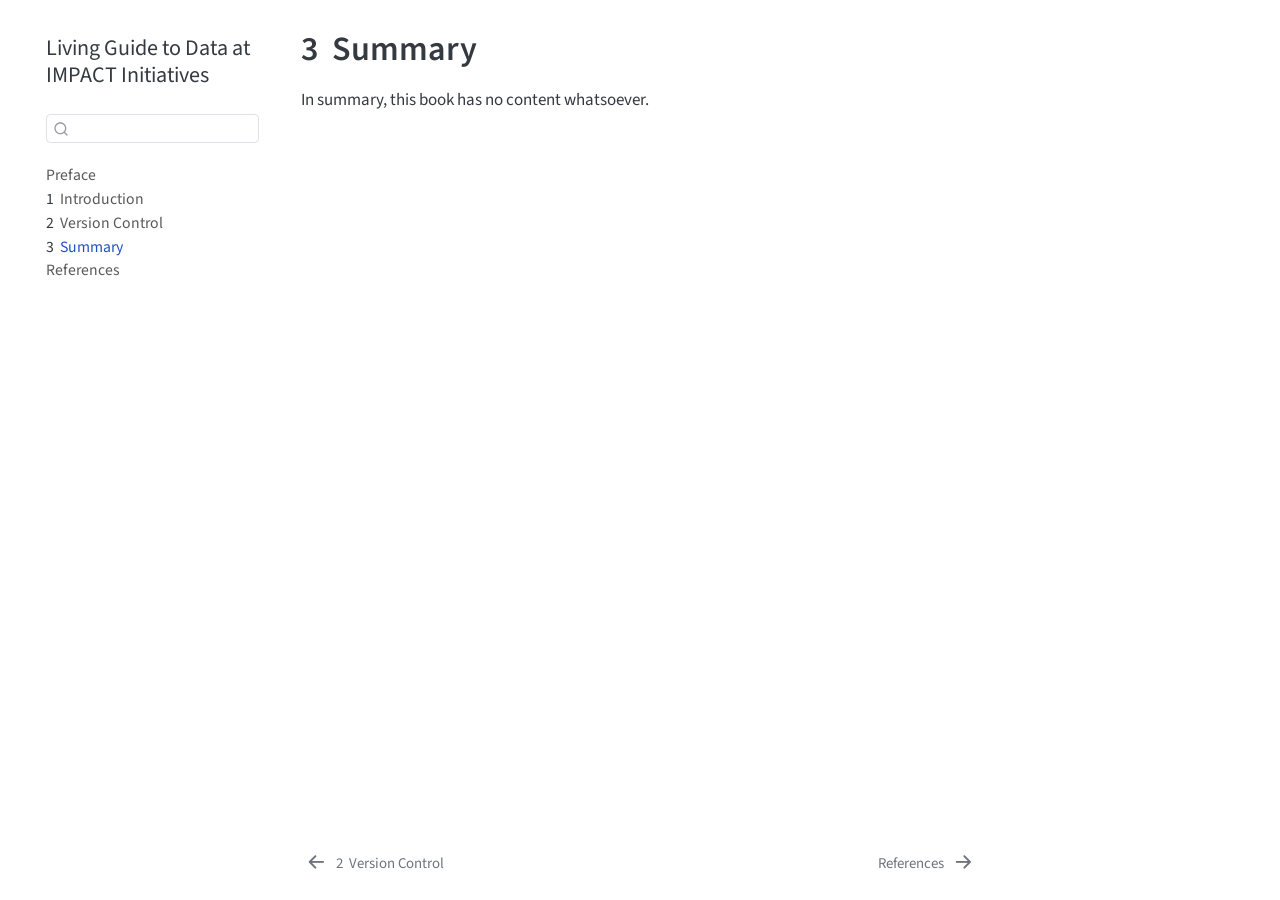
<file: chapters/summary.html>
<!DOCTYPE html>
<html xmlns="http://www.w3.org/1999/xhtml" lang="en" xml:lang="en"><head>

<meta charset="utf-8">
<meta name="generator" content="quarto-1.7.29">

<meta name="viewport" content="width=device-width, initial-scale=1.0, user-scalable=yes">


<title>3&nbsp; Summary – Living Guide to Data at IMPACT Initiatives</title>
<style>
code{white-space: pre-wrap;}
span.smallcaps{font-variant: small-caps;}
div.columns{display: flex; gap: min(4vw, 1.5em);}
div.column{flex: auto; overflow-x: auto;}
div.hanging-indent{margin-left: 1.5em; text-indent: -1.5em;}
ul.task-list{list-style: none;}
ul.task-list li input[type="checkbox"] {
  width: 0.8em;
  margin: 0 0.8em 0.2em -1em; /* quarto-specific, see https://github.com/quarto-dev/quarto-cli/issues/4556 */ 
  vertical-align: middle;
}
</style>


<script src="../site_libs/quarto-nav/quarto-nav.js"></script>
<script src="../site_libs/quarto-nav/headroom.min.js"></script>
<script src="../site_libs/clipboard/clipboard.min.js"></script>
<script src="../site_libs/quarto-search/autocomplete.umd.js"></script>
<script src="../site_libs/quarto-search/fuse.min.js"></script>
<script src="../site_libs/quarto-search/quarto-search.js"></script>
<meta name="quarto:offset" content="../">
<link href="../chapters/references.html" rel="next">
<link href="../chapters/01_version_control.html" rel="prev">
<script src="../site_libs/quarto-html/quarto.js" type="module"></script>
<script src="../site_libs/quarto-html/tabsets/tabsets.js" type="module"></script>
<script src="../site_libs/quarto-html/popper.min.js"></script>
<script src="../site_libs/quarto-html/tippy.umd.min.js"></script>
<script src="../site_libs/quarto-html/anchor.min.js"></script>
<link href="../site_libs/quarto-html/tippy.css" rel="stylesheet">
<link href="../site_libs/quarto-html/quarto-syntax-highlighting-0815c480559380816a4d1ea211a47e91.css" rel="stylesheet" id="quarto-text-highlighting-styles">
<script src="../site_libs/bootstrap/bootstrap.min.js"></script>
<link href="../site_libs/bootstrap/bootstrap-icons.css" rel="stylesheet">
<link href="../site_libs/bootstrap/bootstrap-31a480aaf986bf1ee7db0902fa157ecf.min.css" rel="stylesheet" append-hash="true" id="quarto-bootstrap" data-mode="light">
<script id="quarto-search-options" type="application/json">{
  "location": "sidebar",
  "copy-button": false,
  "collapse-after": 3,
  "panel-placement": "start",
  "type": "textbox",
  "limit": 50,
  "keyboard-shortcut": [
    "f",
    "/",
    "s"
  ],
  "show-item-context": false,
  "language": {
    "search-no-results-text": "No results",
    "search-matching-documents-text": "matching documents",
    "search-copy-link-title": "Copy link to search",
    "search-hide-matches-text": "Hide additional matches",
    "search-more-match-text": "more match in this document",
    "search-more-matches-text": "more matches in this document",
    "search-clear-button-title": "Clear",
    "search-text-placeholder": "",
    "search-detached-cancel-button-title": "Cancel",
    "search-submit-button-title": "Submit",
    "search-label": "Search"
  }
}</script>


</head>

<body class="nav-sidebar floating quarto-light">

<div id="quarto-search-results"></div>
  <header id="quarto-header" class="headroom fixed-top">
  <nav class="quarto-secondary-nav">
    <div class="container-fluid d-flex">
      <button type="button" class="quarto-btn-toggle btn" data-bs-toggle="collapse" role="button" data-bs-target=".quarto-sidebar-collapse-item" aria-controls="quarto-sidebar" aria-expanded="false" aria-label="Toggle sidebar navigation" onclick="if (window.quartoToggleHeadroom) { window.quartoToggleHeadroom(); }">
        <i class="bi bi-layout-text-sidebar-reverse"></i>
      </button>
        <nav class="quarto-page-breadcrumbs" aria-label="breadcrumb"><ol class="breadcrumb"><li class="breadcrumb-item"><a href="../chapters/summary.html"><span class="chapter-number">3</span>&nbsp; <span class="chapter-title">Summary</span></a></li></ol></nav>
        <a class="flex-grow-1" role="navigation" data-bs-toggle="collapse" data-bs-target=".quarto-sidebar-collapse-item" aria-controls="quarto-sidebar" aria-expanded="false" aria-label="Toggle sidebar navigation" onclick="if (window.quartoToggleHeadroom) { window.quartoToggleHeadroom(); }">      
        </a>
      <button type="button" class="btn quarto-search-button" aria-label="Search" onclick="window.quartoOpenSearch();">
        <i class="bi bi-search"></i>
      </button>
    </div>
  </nav>
</header>
<!-- content -->
<div id="quarto-content" class="quarto-container page-columns page-rows-contents page-layout-article">
<!-- sidebar -->
  <nav id="quarto-sidebar" class="sidebar collapse collapse-horizontal quarto-sidebar-collapse-item sidebar-navigation floating overflow-auto">
    <div class="pt-lg-2 mt-2 text-left sidebar-header">
    <div class="sidebar-title mb-0 py-0">
      <a href="../">Living Guide to Data at IMPACT Initiatives</a> 
    </div>
      </div>
        <div class="mt-2 flex-shrink-0 align-items-center">
        <div class="sidebar-search">
        <div id="quarto-search" class="" title="Search"></div>
        </div>
        </div>
    <div class="sidebar-menu-container"> 
    <ul class="list-unstyled mt-1">
        <li class="sidebar-item">
  <div class="sidebar-item-container"> 
  <a href="../index.html" class="sidebar-item-text sidebar-link">
 <span class="menu-text">Preface</span></a>
  </div>
</li>
        <li class="sidebar-item">
  <div class="sidebar-item-container"> 
  <a href="../chapters/intro.html" class="sidebar-item-text sidebar-link">
 <span class="menu-text"><span class="chapter-number">1</span>&nbsp; <span class="chapter-title">Introduction</span></span></a>
  </div>
</li>
        <li class="sidebar-item">
  <div class="sidebar-item-container"> 
  <a href="../chapters/01_version_control.html" class="sidebar-item-text sidebar-link">
 <span class="menu-text"><span class="chapter-number">2</span>&nbsp; <span class="chapter-title">Version Control</span></span></a>
  </div>
</li>
        <li class="sidebar-item">
  <div class="sidebar-item-container"> 
  <a href="../chapters/summary.html" class="sidebar-item-text sidebar-link active">
 <span class="menu-text"><span class="chapter-number">3</span>&nbsp; <span class="chapter-title">Summary</span></span></a>
  </div>
</li>
        <li class="sidebar-item">
  <div class="sidebar-item-container"> 
  <a href="../chapters/references.html" class="sidebar-item-text sidebar-link">
 <span class="menu-text">References</span></a>
  </div>
</li>
    </ul>
    </div>
</nav>
<div id="quarto-sidebar-glass" class="quarto-sidebar-collapse-item" data-bs-toggle="collapse" data-bs-target=".quarto-sidebar-collapse-item"></div>
<!-- margin-sidebar -->
    <div id="quarto-margin-sidebar" class="sidebar margin-sidebar zindex-bottom">
        
    </div>
<!-- main -->
<main class="content" id="quarto-document-content">

<header id="title-block-header" class="quarto-title-block default">
<div class="quarto-title">
<h1 class="title"><span class="chapter-number">3</span>&nbsp; <span class="chapter-title">Summary</span></h1>
</div>



<div class="quarto-title-meta">

    
  
    
  </div>
  


</header>


<p>In summary, this book has no content whatsoever.</p>



</main> <!-- /main -->
<script id="quarto-html-after-body" type="application/javascript">
  window.document.addEventListener("DOMContentLoaded", function (event) {
    const icon = "";
    const anchorJS = new window.AnchorJS();
    anchorJS.options = {
      placement: 'right',
      icon: icon
    };
    anchorJS.add('.anchored');
    const isCodeAnnotation = (el) => {
      for (const clz of el.classList) {
        if (clz.startsWith('code-annotation-')) {                     
          return true;
        }
      }
      return false;
    }
    const onCopySuccess = function(e) {
      // button target
      const button = e.trigger;
      // don't keep focus
      button.blur();
      // flash "checked"
      button.classList.add('code-copy-button-checked');
      var currentTitle = button.getAttribute("title");
      button.setAttribute("title", "Copied!");
      let tooltip;
      if (window.bootstrap) {
        button.setAttribute("data-bs-toggle", "tooltip");
        button.setAttribute("data-bs-placement", "left");
        button.setAttribute("data-bs-title", "Copied!");
        tooltip = new bootstrap.Tooltip(button, 
          { trigger: "manual", 
            customClass: "code-copy-button-tooltip",
            offset: [0, -8]});
        tooltip.show();    
      }
      setTimeout(function() {
        if (tooltip) {
          tooltip.hide();
          button.removeAttribute("data-bs-title");
          button.removeAttribute("data-bs-toggle");
          button.removeAttribute("data-bs-placement");
        }
        button.setAttribute("title", currentTitle);
        button.classList.remove('code-copy-button-checked');
      }, 1000);
      // clear code selection
      e.clearSelection();
    }
    const getTextToCopy = function(trigger) {
        const codeEl = trigger.previousElementSibling.cloneNode(true);
        for (const childEl of codeEl.children) {
          if (isCodeAnnotation(childEl)) {
            childEl.remove();
          }
        }
        return codeEl.innerText;
    }
    const clipboard = new window.ClipboardJS('.code-copy-button:not([data-in-quarto-modal])', {
      text: getTextToCopy
    });
    clipboard.on('success', onCopySuccess);
    if (window.document.getElementById('quarto-embedded-source-code-modal')) {
      const clipboardModal = new window.ClipboardJS('.code-copy-button[data-in-quarto-modal]', {
        text: getTextToCopy,
        container: window.document.getElementById('quarto-embedded-source-code-modal')
      });
      clipboardModal.on('success', onCopySuccess);
    }
      var localhostRegex = new RegExp(/^(?:http|https):\/\/localhost\:?[0-9]*\//);
      var mailtoRegex = new RegExp(/^mailto:/);
        var filterRegex = new RegExp('/' + window.location.host + '/');
      var isInternal = (href) => {
          return filterRegex.test(href) || localhostRegex.test(href) || mailtoRegex.test(href);
      }
      // Inspect non-navigation links and adorn them if external
     var links = window.document.querySelectorAll('a[href]:not(.nav-link):not(.navbar-brand):not(.toc-action):not(.sidebar-link):not(.sidebar-item-toggle):not(.pagination-link):not(.no-external):not([aria-hidden]):not(.dropdown-item):not(.quarto-navigation-tool):not(.about-link)');
      for (var i=0; i<links.length; i++) {
        const link = links[i];
        if (!isInternal(link.href)) {
          // undo the damage that might have been done by quarto-nav.js in the case of
          // links that we want to consider external
          if (link.dataset.originalHref !== undefined) {
            link.href = link.dataset.originalHref;
          }
        }
      }
    function tippyHover(el, contentFn, onTriggerFn, onUntriggerFn) {
      const config = {
        allowHTML: true,
        maxWidth: 500,
        delay: 100,
        arrow: false,
        appendTo: function(el) {
            return el.parentElement;
        },
        interactive: true,
        interactiveBorder: 10,
        theme: 'quarto',
        placement: 'bottom-start',
      };
      if (contentFn) {
        config.content = contentFn;
      }
      if (onTriggerFn) {
        config.onTrigger = onTriggerFn;
      }
      if (onUntriggerFn) {
        config.onUntrigger = onUntriggerFn;
      }
      window.tippy(el, config); 
    }
    const noterefs = window.document.querySelectorAll('a[role="doc-noteref"]');
    for (var i=0; i<noterefs.length; i++) {
      const ref = noterefs[i];
      tippyHover(ref, function() {
        // use id or data attribute instead here
        let href = ref.getAttribute('data-footnote-href') || ref.getAttribute('href');
        try { href = new URL(href).hash; } catch {}
        const id = href.replace(/^#\/?/, "");
        const note = window.document.getElementById(id);
        if (note) {
          return note.innerHTML;
        } else {
          return "";
        }
      });
    }
    const xrefs = window.document.querySelectorAll('a.quarto-xref');
    const processXRef = (id, note) => {
      // Strip column container classes
      const stripColumnClz = (el) => {
        el.classList.remove("page-full", "page-columns");
        if (el.children) {
          for (const child of el.children) {
            stripColumnClz(child);
          }
        }
      }
      stripColumnClz(note)
      if (id === null || id.startsWith('sec-')) {
        // Special case sections, only their first couple elements
        const container = document.createElement("div");
        if (note.children && note.children.length > 2) {
          container.appendChild(note.children[0].cloneNode(true));
          for (let i = 1; i < note.children.length; i++) {
            const child = note.children[i];
            if (child.tagName === "P" && child.innerText === "") {
              continue;
            } else {
              container.appendChild(child.cloneNode(true));
              break;
            }
          }
          if (window.Quarto?.typesetMath) {
            window.Quarto.typesetMath(container);
          }
          return container.innerHTML
        } else {
          if (window.Quarto?.typesetMath) {
            window.Quarto.typesetMath(note);
          }
          return note.innerHTML;
        }
      } else {
        // Remove any anchor links if they are present
        const anchorLink = note.querySelector('a.anchorjs-link');
        if (anchorLink) {
          anchorLink.remove();
        }
        if (window.Quarto?.typesetMath) {
          window.Quarto.typesetMath(note);
        }
        if (note.classList.contains("callout")) {
          return note.outerHTML;
        } else {
          return note.innerHTML;
        }
      }
    }
    for (var i=0; i<xrefs.length; i++) {
      const xref = xrefs[i];
      tippyHover(xref, undefined, function(instance) {
        instance.disable();
        let url = xref.getAttribute('href');
        let hash = undefined; 
        if (url.startsWith('#')) {
          hash = url;
        } else {
          try { hash = new URL(url).hash; } catch {}
        }
        if (hash) {
          const id = hash.replace(/^#\/?/, "");
          const note = window.document.getElementById(id);
          if (note !== null) {
            try {
              const html = processXRef(id, note.cloneNode(true));
              instance.setContent(html);
            } finally {
              instance.enable();
              instance.show();
            }
          } else {
            // See if we can fetch this
            fetch(url.split('#')[0])
            .then(res => res.text())
            .then(html => {
              const parser = new DOMParser();
              const htmlDoc = parser.parseFromString(html, "text/html");
              const note = htmlDoc.getElementById(id);
              if (note !== null) {
                const html = processXRef(id, note);
                instance.setContent(html);
              } 
            }).finally(() => {
              instance.enable();
              instance.show();
            });
          }
        } else {
          // See if we can fetch a full url (with no hash to target)
          // This is a special case and we should probably do some content thinning / targeting
          fetch(url)
          .then(res => res.text())
          .then(html => {
            const parser = new DOMParser();
            const htmlDoc = parser.parseFromString(html, "text/html");
            const note = htmlDoc.querySelector('main.content');
            if (note !== null) {
              // This should only happen for chapter cross references
              // (since there is no id in the URL)
              // remove the first header
              if (note.children.length > 0 && note.children[0].tagName === "HEADER") {
                note.children[0].remove();
              }
              const html = processXRef(null, note);
              instance.setContent(html);
            } 
          }).finally(() => {
            instance.enable();
            instance.show();
          });
        }
      }, function(instance) {
      });
    }
        let selectedAnnoteEl;
        const selectorForAnnotation = ( cell, annotation) => {
          let cellAttr = 'data-code-cell="' + cell + '"';
          let lineAttr = 'data-code-annotation="' +  annotation + '"';
          const selector = 'span[' + cellAttr + '][' + lineAttr + ']';
          return selector;
        }
        const selectCodeLines = (annoteEl) => {
          const doc = window.document;
          const targetCell = annoteEl.getAttribute("data-target-cell");
          const targetAnnotation = annoteEl.getAttribute("data-target-annotation");
          const annoteSpan = window.document.querySelector(selectorForAnnotation(targetCell, targetAnnotation));
          const lines = annoteSpan.getAttribute("data-code-lines").split(",");
          const lineIds = lines.map((line) => {
            return targetCell + "-" + line;
          })
          let top = null;
          let height = null;
          let parent = null;
          if (lineIds.length > 0) {
              //compute the position of the single el (top and bottom and make a div)
              const el = window.document.getElementById(lineIds[0]);
              top = el.offsetTop;
              height = el.offsetHeight;
              parent = el.parentElement.parentElement;
            if (lineIds.length > 1) {
              const lastEl = window.document.getElementById(lineIds[lineIds.length - 1]);
              const bottom = lastEl.offsetTop + lastEl.offsetHeight;
              height = bottom - top;
            }
            if (top !== null && height !== null && parent !== null) {
              // cook up a div (if necessary) and position it 
              let div = window.document.getElementById("code-annotation-line-highlight");
              if (div === null) {
                div = window.document.createElement("div");
                div.setAttribute("id", "code-annotation-line-highlight");
                div.style.position = 'absolute';
                parent.appendChild(div);
              }
              div.style.top = top - 2 + "px";
              div.style.height = height + 4 + "px";
              div.style.left = 0;
              let gutterDiv = window.document.getElementById("code-annotation-line-highlight-gutter");
              if (gutterDiv === null) {
                gutterDiv = window.document.createElement("div");
                gutterDiv.setAttribute("id", "code-annotation-line-highlight-gutter");
                gutterDiv.style.position = 'absolute';
                const codeCell = window.document.getElementById(targetCell);
                const gutter = codeCell.querySelector('.code-annotation-gutter');
                gutter.appendChild(gutterDiv);
              }
              gutterDiv.style.top = top - 2 + "px";
              gutterDiv.style.height = height + 4 + "px";
            }
            selectedAnnoteEl = annoteEl;
          }
        };
        const unselectCodeLines = () => {
          const elementsIds = ["code-annotation-line-highlight", "code-annotation-line-highlight-gutter"];
          elementsIds.forEach((elId) => {
            const div = window.document.getElementById(elId);
            if (div) {
              div.remove();
            }
          });
          selectedAnnoteEl = undefined;
        };
          // Handle positioning of the toggle
      window.addEventListener(
        "resize",
        throttle(() => {
          elRect = undefined;
          if (selectedAnnoteEl) {
            selectCodeLines(selectedAnnoteEl);
          }
        }, 10)
      );
      function throttle(fn, ms) {
      let throttle = false;
      let timer;
        return (...args) => {
          if(!throttle) { // first call gets through
              fn.apply(this, args);
              throttle = true;
          } else { // all the others get throttled
              if(timer) clearTimeout(timer); // cancel #2
              timer = setTimeout(() => {
                fn.apply(this, args);
                timer = throttle = false;
              }, ms);
          }
        };
      }
        // Attach click handler to the DT
        const annoteDls = window.document.querySelectorAll('dt[data-target-cell]');
        for (const annoteDlNode of annoteDls) {
          annoteDlNode.addEventListener('click', (event) => {
            const clickedEl = event.target;
            if (clickedEl !== selectedAnnoteEl) {
              unselectCodeLines();
              const activeEl = window.document.querySelector('dt[data-target-cell].code-annotation-active');
              if (activeEl) {
                activeEl.classList.remove('code-annotation-active');
              }
              selectCodeLines(clickedEl);
              clickedEl.classList.add('code-annotation-active');
            } else {
              // Unselect the line
              unselectCodeLines();
              clickedEl.classList.remove('code-annotation-active');
            }
          });
        }
    const findCites = (el) => {
      const parentEl = el.parentElement;
      if (parentEl) {
        const cites = parentEl.dataset.cites;
        if (cites) {
          return {
            el,
            cites: cites.split(' ')
          };
        } else {
          return findCites(el.parentElement)
        }
      } else {
        return undefined;
      }
    };
    var bibliorefs = window.document.querySelectorAll('a[role="doc-biblioref"]');
    for (var i=0; i<bibliorefs.length; i++) {
      const ref = bibliorefs[i];
      const citeInfo = findCites(ref);
      if (citeInfo) {
        tippyHover(citeInfo.el, function() {
          var popup = window.document.createElement('div');
          citeInfo.cites.forEach(function(cite) {
            var citeDiv = window.document.createElement('div');
            citeDiv.classList.add('hanging-indent');
            citeDiv.classList.add('csl-entry');
            var biblioDiv = window.document.getElementById('ref-' + cite);
            if (biblioDiv) {
              citeDiv.innerHTML = biblioDiv.innerHTML;
            }
            popup.appendChild(citeDiv);
          });
          return popup.innerHTML;
        });
      }
    }
  });
  </script>
<nav class="page-navigation">
  <div class="nav-page nav-page-previous">
      <a href="../chapters/01_version_control.html" class="pagination-link" aria-label="Version Control">
        <i class="bi bi-arrow-left-short"></i> <span class="nav-page-text"><span class="chapter-number">2</span>&nbsp; <span class="chapter-title">Version Control</span></span>
      </a>          
  </div>
  <div class="nav-page nav-page-next">
      <a href="../chapters/references.html" class="pagination-link" aria-label="References">
        <span class="nav-page-text">References</span> <i class="bi bi-arrow-right-short"></i>
      </a>
  </div>
</nav>
</div> <!-- /content -->




</body></html>
</file>
<file: site_libs/quarto-html/tippy.css>
.tippy-box[data-animation=fade][data-state=hidden]{opacity:0}[data-tippy-root]{max-width:calc(100vw - 10px)}.tippy-box{position:relative;background-color:#333;color:#fff;border-radius:4px;font-size:14px;line-height:1.4;white-space:normal;outline:0;transition-property:transform,visibility,opacity}.tippy-box[data-placement^=top]>.tippy-arrow{bottom:0}.tippy-box[data-placement^=top]>.tippy-arrow:before{bottom:-7px;left:0;border-width:8px 8px 0;border-top-color:initial;transform-origin:center top}.tippy-box[data-placement^=bottom]>.tippy-arrow{top:0}.tippy-box[data-placement^=bottom]>.tippy-arrow:before{top:-7px;left:0;border-width:0 8px 8px;border-bottom-color:initial;transform-origin:center bottom}.tippy-box[data-placement^=left]>.tippy-arrow{right:0}.tippy-box[data-placement^=left]>.tippy-arrow:before{border-width:8px 0 8px 8px;border-left-color:initial;right:-7px;transform-origin:center left}.tippy-box[data-placement^=right]>.tippy-arrow{left:0}.tippy-box[data-placement^=right]>.tippy-arrow:before{left:-7px;border-width:8px 8px 8px 0;border-right-color:initial;transform-origin:center right}.tippy-box[data-inertia][data-state=visible]{transition-timing-function:cubic-bezier(.54,1.5,.38,1.11)}.tippy-arrow{width:16px;height:16px;color:#333}.tippy-arrow:before{content:"";position:absolute;border-color:transparent;border-style:solid}.tippy-content{position:relative;padding:5px 9px;z-index:1}
</file>
<file: site_libs/quarto-html/quarto-syntax-highlighting-0815c480559380816a4d1ea211a47e91.css>
/* quarto syntax highlight colors */
:root {
  --quarto-hl-ot-color: #003B4F;
  --quarto-hl-at-color: #657422;
  --quarto-hl-ss-color: #20794D;
  --quarto-hl-an-color: #5E5E5E;
  --quarto-hl-fu-color: #4758AB;
  --quarto-hl-st-color: #20794D;
  --quarto-hl-cf-color: #003B4F;
  --quarto-hl-op-color: #5E5E5E;
  --quarto-hl-er-color: #AD0000;
  --quarto-hl-bn-color: #AD0000;
  --quarto-hl-al-color: #AD0000;
  --quarto-hl-va-color: #111111;
  --quarto-hl-bu-color: inherit;
  --quarto-hl-ex-color: inherit;
  --quarto-hl-pp-color: #AD0000;
  --quarto-hl-in-color: #5E5E5E;
  --quarto-hl-vs-color: #20794D;
  --quarto-hl-wa-color: #5E5E5E;
  --quarto-hl-do-color: #5E5E5E;
  --quarto-hl-im-color: #00769E;
  --quarto-hl-ch-color: #20794D;
  --quarto-hl-dt-color: #AD0000;
  --quarto-hl-fl-color: #AD0000;
  --quarto-hl-co-color: #5E5E5E;
  --quarto-hl-cv-color: #5E5E5E;
  --quarto-hl-cn-color: #8f5902;
  --quarto-hl-sc-color: #5E5E5E;
  --quarto-hl-dv-color: #AD0000;
  --quarto-hl-kw-color: #003B4F;
}

/* other quarto variables */
:root {
  --quarto-font-monospace: SFMono-Regular, Menlo, Monaco, Consolas, "Liberation Mono", "Courier New", monospace;
}

/* syntax highlight based on Pandoc's rules */
pre > code.sourceCode > span {
  color: #003B4F;
}

code.sourceCode > span {
  color: #003B4F;
}

div.sourceCode,
div.sourceCode pre.sourceCode {
  color: #003B4F;
}

/* Normal */
code span {
  color: #003B4F;
}

/* Alert */
code span.al {
  color: #AD0000;
  font-style: inherit;
}

/* Annotation */
code span.an {
  color: #5E5E5E;
  font-style: inherit;
}

/* Attribute */
code span.at {
  color: #657422;
  font-style: inherit;
}

/* BaseN */
code span.bn {
  color: #AD0000;
  font-style: inherit;
}

/* BuiltIn */
code span.bu {
  font-style: inherit;
}

/* ControlFlow */
code span.cf {
  color: #003B4F;
  font-weight: bold;
  font-style: inherit;
}

/* Char */
code span.ch {
  color: #20794D;
  font-style: inherit;
}

/* Constant */
code span.cn {
  color: #8f5902;
  font-style: inherit;
}

/* Comment */
code span.co {
  color: #5E5E5E;
  font-style: inherit;
}

/* CommentVar */
code span.cv {
  color: #5E5E5E;
  font-style: italic;
}

/* Documentation */
code span.do {
  color: #5E5E5E;
  font-style: italic;
}

/* DataType */
code span.dt {
  color: #AD0000;
  font-style: inherit;
}

/* DecVal */
code span.dv {
  color: #AD0000;
  font-style: inherit;
}

/* Error */
code span.er {
  color: #AD0000;
  font-style: inherit;
}

/* Extension */
code span.ex {
  font-style: inherit;
}

/* Float */
code span.fl {
  color: #AD0000;
  font-style: inherit;
}

/* Function */
code span.fu {
  color: #4758AB;
  font-style: inherit;
}

/* Import */
code span.im {
  color: #00769E;
  font-style: inherit;
}

/* Information */
code span.in {
  color: #5E5E5E;
  font-style: inherit;
}

/* Keyword */
code span.kw {
  color: #003B4F;
  font-weight: bold;
  font-style: inherit;
}

/* Operator */
code span.op {
  color: #5E5E5E;
  font-style: inherit;
}

/* Other */
code span.ot {
  color: #003B4F;
  font-style: inherit;
}

/* Preprocessor */
code span.pp {
  color: #AD0000;
  font-style: inherit;
}

/* SpecialChar */
code span.sc {
  color: #5E5E5E;
  font-style: inherit;
}

/* SpecialString */
code span.ss {
  color: #20794D;
  font-style: inherit;
}

/* String */
code span.st {
  color: #20794D;
  font-style: inherit;
}

/* Variable */
code span.va {
  color: #111111;
  font-style: inherit;
}

/* VerbatimString */
code span.vs {
  color: #20794D;
  font-style: inherit;
}

/* Warning */
code span.wa {
  color: #5E5E5E;
  font-style: italic;
}

.prevent-inlining {
  content: "</";
}

/*# sourceMappingURL=d398365ccb532ba00fe56d6aa1025863.css.map */
</file>
<file: site_libs/quarto-diagram/mermaid.css>
.mermaidTooltip {
  position: absolute;
  text-align: center;
  max-width: 200px;
  padding: 2px;
  font-family: "trebuchet ms", verdana, arial;
  font-size: 12px;
  background: #ffffde;
  border: 1px solid #aaaa33;
  border-radius: 2px;
  pointer-events: none;
  z-index: 1000;
}
</file>
